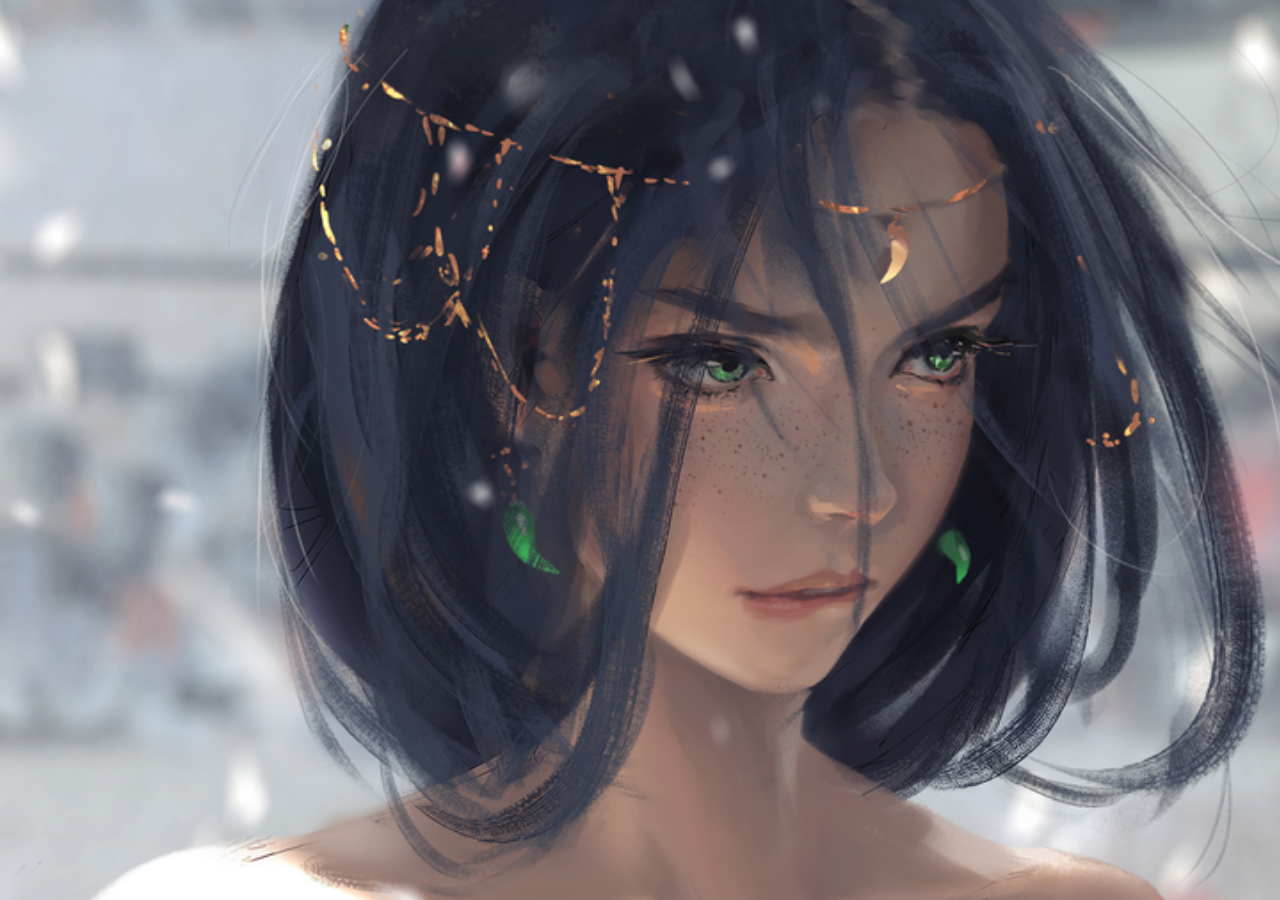
<file: 2000181752/index.html>
<!DOCTYPE html>
<html>
	<head>
		<meta charset="UTF-8">
		<title></title>
		<style type="text/css">
			* {padding: 0;margin: 0;}
			html,body{width: 100%;height: 100%;}
			#upupoo_bottomLayer,#upupoo_imageLayer,#upupoo_exhibitionLayer,#upupoo_exhibitionLayer_two{
				width: 100%;
				height: 100%;
			}
			#upupoo_bottomLayer {
				position: relative;
				z-index: 1;
			}
			#upupoo_imageLayer {
				position: absolute;
				z-index: 10;
			}
			#upupoo_imageLayer>#upupoo_imageLayerImg{
				width: 100% ;
				height: 100%;
				display: block;
				position: absolute;
				z-index: 11;
			}
			#upupoo_exhibitionLayer {
				position: absolute;
				z-index: 100;
			}
			#upupoo_exhibitionLayer_two {
				position: absolute;
				z-index: 101;
			}
		</style>
	</head>
	<body onselectstart="return false">
		<div id="upupoo_bottomLayer">
			<div id="upupoo_imageLayer">
				<img src="" id="upupoo_imageLayerImg" alt="" style="display: none;" />
				<div id="upupoo_exhibitionLayer">
					<canvas id="demo-canvas"> </canvas>
				</div>	
				<div id="upupoo_exhibitionLayer_two">
					
				</div>
			</div>
		</div>
	<script src="upupooConfig.json" type="text/javascript" charset="utf-8"></script>
    <script type="text/javascript" src="js/kaguya.min.js"></script>
	<script type="text/javascript">
		var upupoo_imageLayerImg = document.getElementById('upupoo_imageLayerImg');
			upupoo_imageLayerImg.src = upupooConfig.bgImg;
		(function (upupooConfig){
			var randerObj = upupooConfig.type.Effect.one;
		})(upupooConfig)
		
	</script>
	</body>
</html>
</file>
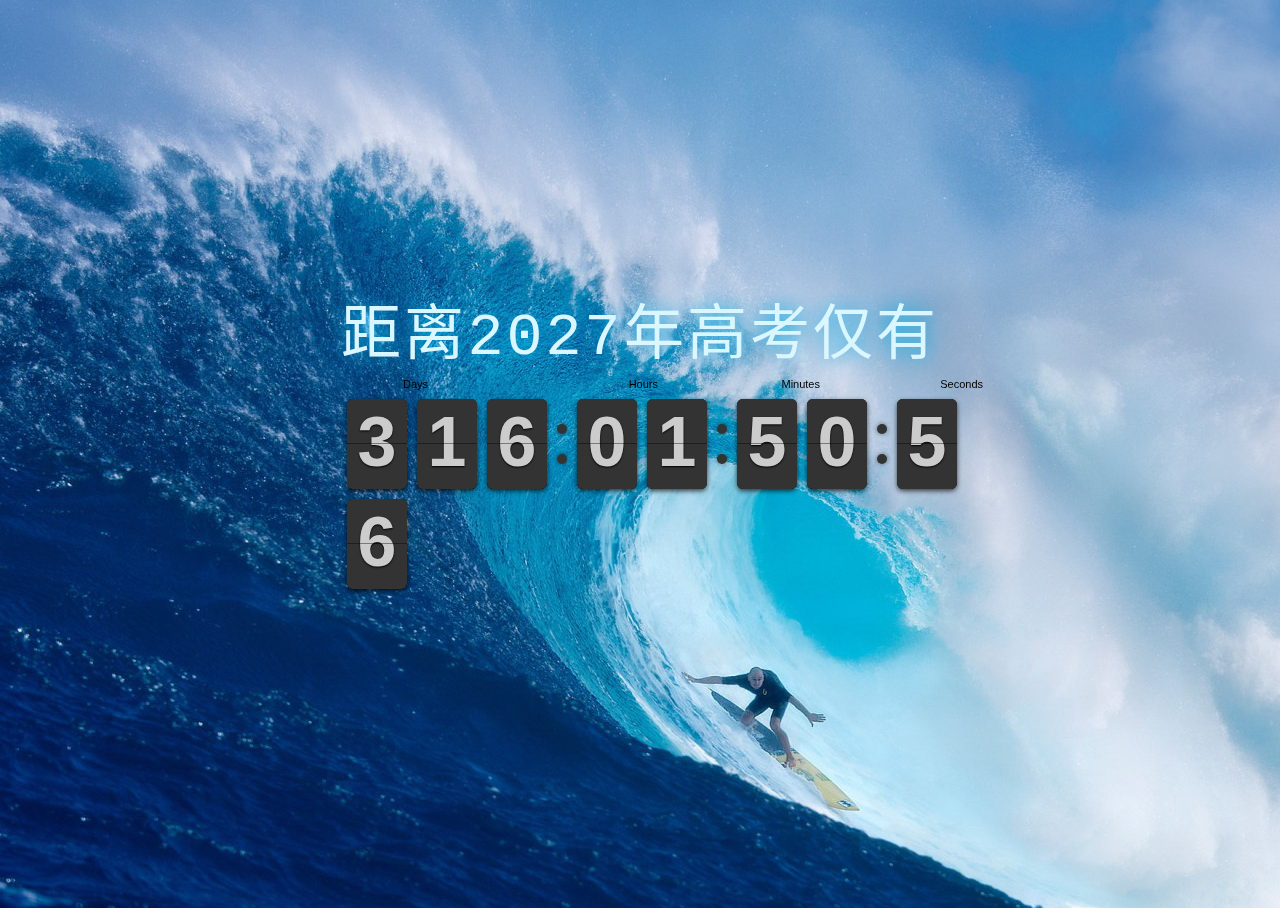
<file: gkdjs/index.html>
<!DOCTYPE html>
<html lang="zh-CN">
 <head> 
<meta charset="utf-8"/>
  <link rel="stylesheet" href="./css/www.lookcos.cn.css" /> 
  <script src="./js/jquery.min.js"></script> 
  <script src="./js/www.lookcos.cn.js"></script> 
 </head> 
 <body> 
  <div id="clock"> 
   <p style="color:EEE8AA;" class="time">距离<l id="te"+1></l>年高考仅有</p> 
<script type="text/javascript">
	var mytime=new Date(); 
	mytime.setFullYear(new Date().getFullYear(),5,7);
	if (new Date() > mytime) 
	{	
		nowyear = new Date().getFullYear() + 1 ;
		document.getElementById('te').innerHTML=nowyear; 
	}
	else 
	{
		nowyear = new Date().getFullYear() ;
		document.getElementById('te').innerHTML=nowyear; 	
	}
</script> 
   <p class="date"> </p>
   <div class="clock" style="margin:2em;"></div> 
   <p></p> 
 
   <p></p> 
  </div> 
  <script type="text/javascript">
			var clock;

			$(document).ready(function() {
	var myDate=new Date(); 
	myDate.setFullYear(myDate.getFullYear(),5,7);
	if (new Date() > myDate) 
	{
	var	year=new Date().getFullYear(),month=6,day=7;
	var futureDate = new Date(year+1, month-1, day, 9); 
	var diff = futureDate.getTime() / 1000 - new Date().getTime() / 1000;
	}
	else 
	{
	var	year=new Date().getFullYear(),month=6,day=7;
	var futureDate = new Date(year, month-1, day, 9); 
	var diff = futureDate.getTime() / 1000 - new Date().getTime() / 1000;
	}
				clock = $('.clock').FlipClock(diff, {
					clockFace: 'DailyCounter',
					countdown: true
				});
			});
		</script>  
 </body>
</html>
</file>
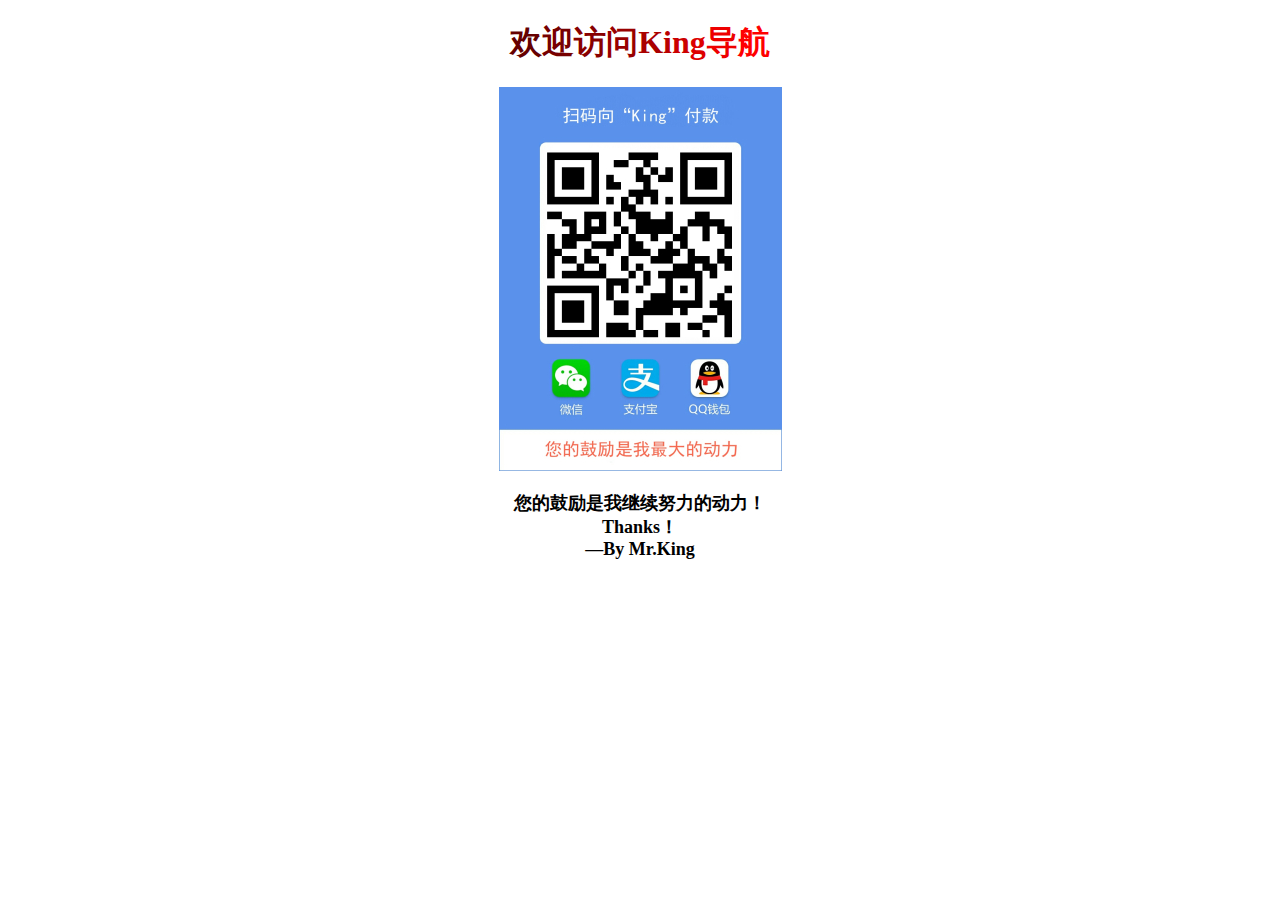
<file: king/juanzheng.html>
<!DOCTYPE html>
<html>
<head>
<meta http-equiv="Content-Type" content="text/html; charset=utf-8">
<style type="text/css">
body  {background-image:url(http://pic1.win4000.com/wallpaper/2019-05-17/5cde6d15796d7.jpg);
<title> 感谢捐赠！</title>
</head>
 </style><h1><CENTER>
<SCRIPT>
farbbibliothek = new Array(); 
farbbibliothek[0] = new Array("#FF0000","#FF1100","#FF2200","#FF3300","#FF4400","#FF5500","#FF6600","#FF7700","#FF8800","#FF9900","#FFaa00","#FFbb00","#FFcc00","#FFdd00","#FFee00","#FFff00","#FFee00","#FFdd00","#FFcc00","#FFbb00","#FFaa00","#FF9900","#FF8800","#FF7700","#FF6600","#FF5500","#FF4400","#FF3300","#FF2200","#FF1100"); 
farbbibliothek[1] = new Array("#00FF00","#000000","#00FF00","#00FF00"); 
farbbibliothek[2] = new Array("#00FF00","#FF0000","#00FF00","#00FF00","#00FF00","#00FF00","#00FF00","#00FF00","#00FF00","#00FF00","#00FF00","#00FF00","#00FF00","#00FF00","#00FF00","#00FF00","#00FF00","#00FF00","#00FF00","#00FF00","#00FF00","#00FF00","#00FF00","#00FF00","#00FF00","#00FF00","#00FF00","#00FF00","#00FF00","#00FF00","#00FF00","#00FF00","#00FF00","#00FF00","#00FF00","#00FF00"); 
farbbibliothek[3] = new Array("#FF0000","#FF4000","#FF8000","#FFC000","#FFFF00","#C0FF00","#80FF00","#40FF00","#00FF00","#00FF40","#00FF80","#00FFC0","#00FFFF","#00C0FF","#0080FF","#0040FF","#0000FF","#4000FF","#8000FF","#C000FF","#FF00FF","#FF00C0","#FF0080","#FF0040"); 
farbbibliothek[4] = new Array("#FF0000","#EE0000","#DD0000","#CC0000","#BB0000","#AA0000","#990000","#880000","#770000","#660000","#550000","#440000","#330000","#220000","#110000","#000000","#110000","#220000","#330000","#440000","#550000","#660000","#770000","#880000","#990000","#AA0000","#BB0000","#CC0000","#DD0000","#EE0000"); 
farbbibliothek[5] = new Array("#000000","#000000","#000000","#FFFFFF","#FFFFFF","#FFFFFF"); 
farbbibliothek[6] = new Array("#0000FF","#FFFF00"); 
farben = farbbibliothek[4];
function farbschrift() 
{ 
for(var i=0 ; i<Buchstabe.length; i++) 
{ 
document.all["a"+i].style.color=farben[i]; 
} 
farbverlauf(); 
} 
function string2array(text) 
{ 
Buchstabe = new Array(); 
while(farben.length<text.length) 
{ 
farben = farben.concat(farben); 
} 
k=0; 
while(k<=text.length) 
{ 
Buchstabe[k] = text.charAt(k); 
k++; 
} 
} 
function divserzeugen() 
{ 
for(var i=0 ; i<Buchstabe.length; i++) 
{ 
document.write("<span id='a"+i+"' class='a"+i+"'>"+Buchstabe[i] + "</span>"); 
} 
farbschrift(); 
} 
var a=1; 
function farbverlauf() 
{ 
for(var i=0 ; i<farben.length; i++) 
{ 
farben[i-1]=farben[i]; 
} 
farben[farben.length-1]=farben[-1]; 

setTimeout("farbschrift()",30); 
} 
// 
var farbsatz=1; 
function farbtauscher() 
{ 
farben = farbbibliothek[farbsatz]; 
while(farben.length<text.length) 
{ 
farben = farben.concat(farben); 
} 
farbsatz=Math.floor(Math.random()*(farbbibliothek.length-0.0001)); 
} 
setInterval("farbtauscher()",5000); 
text= "欢迎访问King导航"; //h 
string2array(text);
divserzeugen(); 
//document.write(text); 
</SCRIPT></h1><center>
<center>  <br=""> 
 <br=""> 
</span></h1>
<!--<center><img longdesc="Error404" src="https://i01picsos.sogoucdn.com/fdc678bd9fb7205f"></center>-->            
<center><img longdesc="Error404" src="images/jz.jpg"></center>
<P><FONT style="FONT-FAMILY: Comic Sans MS; FONT-SIZE: 18px "><STRONG>                   
您的鼓励是我继续努力的动力！
</br>
Thanks！
</br>
 —By Mr.King
</STRONG></FONT></STRONG></STRONG> 
<div>
<iframe frameborder="no" border="0" marginwidth="0" marginheight="0" width=330 height=86 src="//music.163.com/outchain/player?type=2&id=413812448&auto=1&height=66"></iframe></div>
<P></P></B></BODY></HTML>
</file>
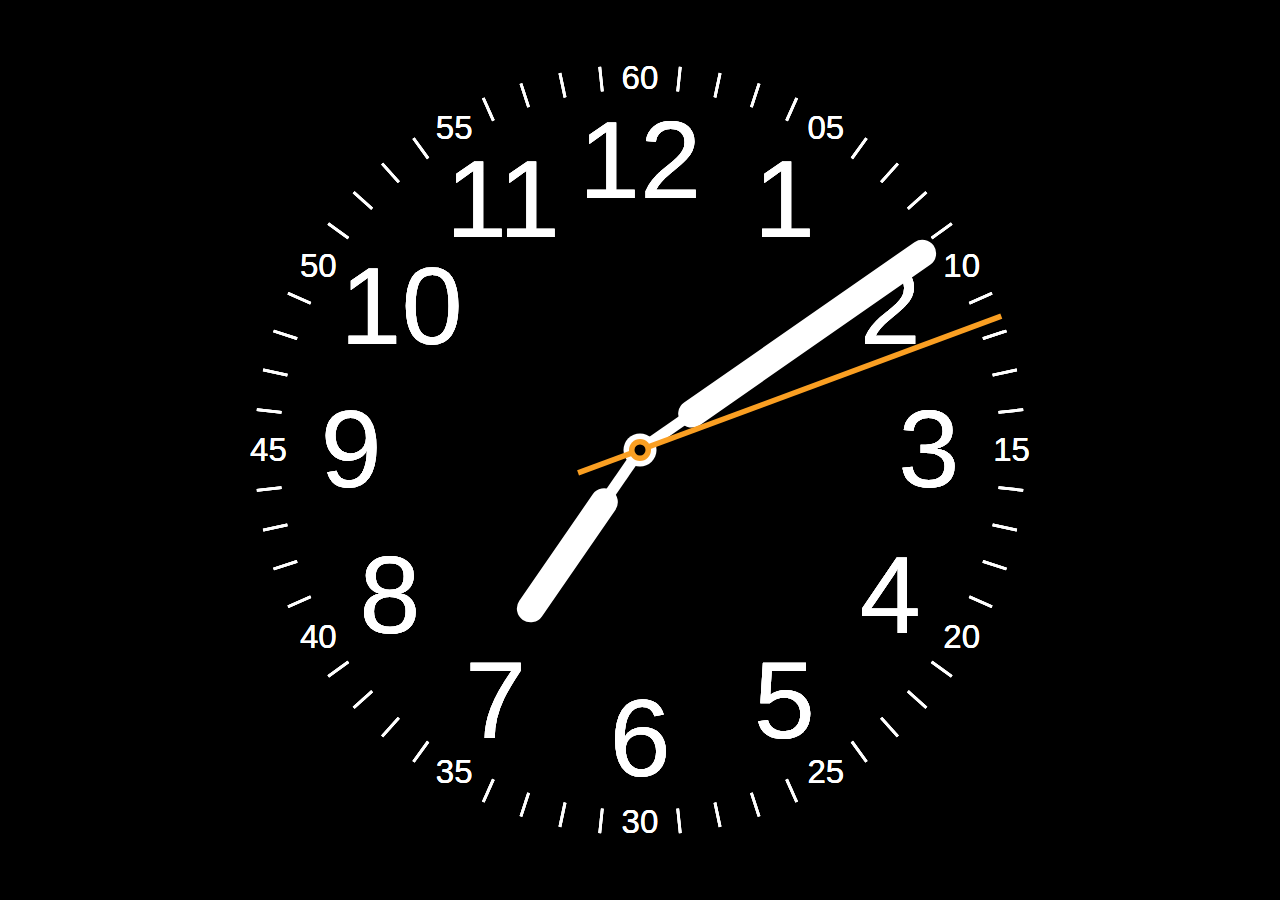
<file: king/time.html>
<!DOCTYPE html>
<html><head><meta http-equiv="Content-Type" content="text/html; charset=UTF-8">
<title>时钟</title>
<style type="text/css">
	body{background:#000}.clock{position:absolute;opacity:1}.fill .clock{left:50%;top:50%}.centre{position:absolute;top:50%;left:50%;width:0;height:0}.expand{position:absolute;top:0;left:0;transform:translate(-50%,-50%)}.anchor{position:absolute;top:0;left:0;width:0;height:0}.element{position:absolute;top:0;left:0}.round{border-radius:296px}.circle-1{background:#fff;width:12px;height:12px}.circle-2{background:#fa9f22;width:8px;height:8px}.circle-3{background:#000;width:4px;height:4px}.second{transform:rotate(180deg)}.minute{transform:rotate(54deg)}.second-hand{width:2px;height:164px;background:#fa9f22;transform:translate(-50%,-100%) translateY(24px)}.hour{transform:rotate(304.5deg)}.thin-hand{width:4px;height:50px;background:#fff;transform:translate(-50%,-100%)}.fat-hand{width:10px;height:57px;border-radius:10px;background:#fff;transform:translate(-50%,-100%) translateY(-18px)}.minute-hand{height:112px}.hour-text{position:absolute;font:40px Hei,Helvetica,Arial,sans-serif;color:#fff;transform:translate(-50%,-50%)}.hour-10{padding-left:.4ex}.hour-11{padding-left:.25ex}.minute-text{position:absolute;font:12px Avenir Next,Helvetica,Arial,sans-serif;color:#fff;transform:translate(-50%,-50%)}.minute-line{background:#fff;width:1px;height:9px;transform:translate(-50%,-100%) translateY(-131px);opacity:1}
	

</style>
<script> 
	function stop(){ 
		return false; 
	} 
	document.oncontextmenu=stop; 
</script>
</head>
<body>
<div class="fill">
<div class="reference"></div>
<div class="clock" id="utility-clock" style="transform: scale(2.765);">
<div class="centre">
<div class="dynamic">
<div class="anchor" style="transform: rotate(6deg);">
<div class="element minute-line"></div>
</div>
<div class="anchor" style="transform: rotate(12deg);">
<div class="element minute-line"></div>
</div>
<div class="anchor" style="transform: rotate(18deg);">
<div class="element minute-line"></div>
</div>
<div class="anchor" style="transform: rotate(24deg);">
<div class="element minute-line"></div>
</div>
<div class="minute-text" style="top: -116.9px; left: 67.5px;">05</div>
<div class="anchor" style="transform: rotate(36deg);">
<div class="element minute-line"></div>
</div>
<div class="anchor" style="transform: rotate(42deg);">
<div class="element minute-line"></div>
</div>
<div class="anchor" style="transform: rotate(48deg);">
<div class="element minute-line"></div>
</div>
<div class="anchor" style="transform: rotate(54deg);">
<div class="element minute-line"></div>
</div>
<div class="minute-text" style="top: -67.5px; left: 116.9px;">10</div>
<div class="anchor" style="transform: rotate(66deg);">
<div class="element minute-line"></div>
</div>
<div class="anchor" style="transform: rotate(72deg);">
<div class="element minute-line"></div>
</div>
<div class="anchor" style="transform: rotate(78deg);">
<div class="element minute-line"></div>
</div>
<div class="anchor" style="transform: rotate(84deg);">
<div class="element minute-line"></div>
</div>
<div class="minute-text" style="top: 0px; left: 135px;">15</div>
<div class="anchor" style="transform: rotate(96deg);">
<div class="element minute-line"></div>
</div>
<div class="anchor" style="transform: rotate(102deg);">
<div class="element minute-line"></div>
</div>
<div class="anchor" style="transform: rotate(108deg);">
<div class="element minute-line"></div>
</div>
<div class="anchor" style="transform: rotate(114deg);">
<div class="element minute-line"></div>
</div>
<div class="minute-text" style="top: 67.5px; left: 116.9px;">20</div>
<div class="anchor" style="transform: rotate(126deg);">
<div class="element minute-line"></div>
</div>
<div class="anchor" style="transform: rotate(132deg);">
<div class="element minute-line"></div>
</div>
<div class="anchor" style="transform: rotate(138deg);">
<div class="element minute-line"></div>
</div>
<div class="anchor" style="transform: rotate(144deg);">
<div class="element minute-line"></div>
</div>
<div class="minute-text" style="top: 116.9px; left: 67.5px;">25</div>
<div class="anchor" style="transform: rotate(156deg);">
<div class="element minute-line"></div>
</div>
<div class="anchor" style="transform: rotate(162deg);">
<div class="element minute-line"></div>
</div>
<div class="anchor" style="transform: rotate(168deg);">
<div class="element minute-line"></div>
</div>
<div class="anchor" style="transform: rotate(174deg);">
<div class="element minute-line"></div>
</div>
<div class="minute-text" style="top: 135px; left: 0px;">30</div>
<div class="anchor" style="transform: rotate(186deg);">
<div class="element minute-line"></div>
</div>
<div class="anchor" style="transform: rotate(192deg);">
<div class="element minute-line"></div>
</div>
<div class="anchor" style="transform: rotate(198deg);">
<div class="element minute-line"></div>
</div>
<div class="anchor" style="transform: rotate(204deg);">
<div class="element minute-line"></div>
</div>
<div class="minute-text" style="top: 116.9px; left: -67.5px;">35</div>
<div class="anchor" style="transform: rotate(216deg);">
<div class="element minute-line"></div>
</div>
<div class="anchor" style="transform: rotate(222deg);">
<div class="element minute-line"></div>
</div>
<div class="anchor" style="transform: rotate(228deg);">
<div class="element minute-line"></div>
</div>
<div class="anchor" style="transform: rotate(234deg);">
<div class="element minute-line"></div>
</div>
<div class="minute-text" style="top: 67.5px; left: -116.9px;">40</div>
<div class="anchor" style="transform: rotate(246deg);">
<div class="element minute-line"></div>
</div>
<div class="anchor" style="transform: rotate(252deg);">
<div class="element minute-line"></div>
</div>
<div class="anchor" style="transform: rotate(258deg);">
<div class="element minute-line"></div>
</div>
<div class="anchor" style="transform: rotate(264deg);">
<div class="element minute-line"></div>
</div>
<div class="minute-text" style="top: 0px; left: -135px;">45</div>
<div class="anchor" style="transform: rotate(276deg);">
<div class="element minute-line"></div>
</div>
<div class="anchor" style="transform: rotate(282deg);">
<div class="element minute-line"></div>
</div>
<div class="anchor" style="transform: rotate(288deg);">
<div class="element minute-line"></div>
</div>
<div class="anchor" style="transform: rotate(294deg);">
<div class="element minute-line"></div>
</div>
<div class="minute-text" style="top: -67.5px; left: -116.9px;">50</div>
<div class="anchor" style="transform: rotate(306deg);">
<div class="element minute-line"></div>
</div>
<div class="anchor" style="transform: rotate(312deg);">
<div class="element minute-line"></div>
</div>
<div class="anchor" style="transform: rotate(318deg);">
<div class="element minute-line"></div>
</div>
<div class="anchor" style="transform: rotate(324deg);">
<div class="element minute-line"></div>
</div>
<div class="minute-text" style="top: -116.9px; left: -67.5px;">55</div>
<div class="anchor" style="transform: rotate(336deg);">
<div class="element minute-line"></div>
</div>
<div class="anchor" style="transform: rotate(342deg);">
<div class="element minute-line"></div>
</div>
<div class="anchor" style="transform: rotate(348deg);">
<div class="element minute-line"></div>
</div>
<div class="anchor" style="transform: rotate(354deg);">
<div class="element minute-line"></div>
</div>
<div class="minute-text" style="top: -135px; left: 0px;">60</div>
<div class="hour-text hour-1" style="top: -90.9px; left: 52.5px;">1</div>
<div class="hour-text hour-2" style="top: -52.5px; left: 90.9px;">2</div>
<div class="hour-text hour-3" style="top: 0px; left: 105px;">3</div>
<div class="hour-text hour-4" style="top: 52.5px; left: 90.9px;">4</div>
<div class="hour-text hour-5" style="top: 90.9px; left: 52.5px;">5</div>
<div class="hour-text hour-6" style="top: 105px; left: 0px;">6</div>
<div class="hour-text hour-7" style="top: 90.9px; left: -52.5px;">7</div>
<div class="hour-text hour-8" style="top: 52.5px; left: -90.9px;">8</div>
<div class="hour-text hour-9" style="top: 0px; left: -105px;">9</div>
<div class="hour-text hour-10" style="top: -52.5px; left: -90.9px;">10</div>
<div class="hour-text hour-11" style="top: -90.9px; left: -52.5px;">11</div>
<div class="hour-text hour-12" style="top: -105px; left: 0px;">12</div>
<div class="anchor" style="transform: rotate(6deg);"><div class="element minute-line"></div></div><div class="anchor" style="transform: rotate(12deg);"><div class="element minute-line"></div></div><div class="anchor" style="transform: rotate(18deg);"><div class="element minute-line"></div></div><div class="anchor" style="transform: rotate(24deg);"><div class="element minute-line"></div></div><div class="minute-text" style="top: -116.9px; left: 67.5px;">05</div><div class="anchor" style="transform: rotate(36deg);"><div class="element minute-line"></div></div><div class="anchor" style="transform: rotate(42deg);"><div class="element minute-line"></div></div><div class="anchor" style="transform: rotate(48deg);"><div class="element minute-line"></div></div><div class="anchor" style="transform: rotate(54deg);"><div class="element minute-line"></div></div><div class="minute-text" style="top: -67.5px; left: 116.9px;">10</div><div class="anchor" style="transform: rotate(66deg);"><div class="element minute-line"></div></div><div class="anchor" style="transform: rotate(72deg);"><div class="element minute-line"></div></div><div class="anchor" style="transform: rotate(78deg);"><div class="element minute-line"></div></div><div class="anchor" style="transform: rotate(84deg);"><div class="element minute-line"></div></div><div class="minute-text" style="top: 0px; left: 135px;">15</div><div class="anchor" style="transform: rotate(96deg);"><div class="element minute-line"></div></div><div class="anchor" style="transform: rotate(102deg);"><div class="element minute-line"></div></div><div class="anchor" style="transform: rotate(108deg);"><div class="element minute-line"></div></div><div class="anchor" style="transform: rotate(114deg);"><div class="element minute-line"></div></div><div class="minute-text" style="top: 67.5px; left: 116.9px;">20</div><div class="anchor" style="transform: rotate(126deg);"><div class="element minute-line"></div></div><div class="anchor" style="transform: rotate(132deg);"><div class="element minute-line"></div></div><div class="anchor" style="transform: rotate(138deg);"><div class="element minute-line"></div></div><div class="anchor" style="transform: rotate(144deg);"><div class="element minute-line"></div></div><div class="minute-text" style="top: 116.9px; left: 67.5px;">25</div><div class="anchor" style="transform: rotate(156deg);"><div class="element minute-line"></div></div><div class="anchor" style="transform: rotate(162deg);"><div class="element minute-line"></div></div><div class="anchor" style="transform: rotate(168deg);"><div class="element minute-line"></div></div><div class="anchor" style="transform: rotate(174deg);"><div class="element minute-line"></div></div><div class="minute-text" style="top: 135px; left: 0px;">30</div><div class="anchor" style="transform: rotate(186deg);"><div class="element minute-line"></div></div><div class="anchor" style="transform: rotate(192deg);"><div class="element minute-line"></div></div><div class="anchor" style="transform: rotate(198deg);"><div class="element minute-line"></div></div><div class="anchor" style="transform: rotate(204deg);"><div class="element minute-line"></div></div><div class="minute-text" style="top: 116.9px; left: -67.5px;">35</div><div class="anchor" style="transform: rotate(216deg);"><div class="element minute-line"></div></div><div class="anchor" style="transform: rotate(222deg);"><div class="element minute-line"></div></div><div class="anchor" style="transform: rotate(228deg);"><div class="element minute-line"></div></div><div class="anchor" style="transform: rotate(234deg);"><div class="element minute-line"></div></div><div class="minute-text" style="top: 67.5px; left: -116.9px;">40</div><div class="anchor" style="transform: rotate(246deg);"><div class="element minute-line"></div></div><div class="anchor" style="transform: rotate(252deg);"><div class="element minute-line"></div></div><div class="anchor" style="transform: rotate(258deg);"><div class="element minute-line"></div></div><div class="anchor" style="transform: rotate(264deg);"><div class="element minute-line"></div></div><div class="minute-text" style="top: 0px; left: -135px;">45</div><div class="anchor" style="transform: rotate(276deg);"><div class="element minute-line"></div></div><div class="anchor" style="transform: rotate(282deg);"><div class="element minute-line"></div></div><div class="anchor" style="transform: rotate(288deg);"><div class="element minute-line"></div></div><div class="anchor" style="transform: rotate(294deg);"><div class="element minute-line"></div></div><div class="minute-text" style="top: -67.5px; left: -116.9px;">50</div><div class="anchor" style="transform: rotate(306deg);"><div class="element minute-line"></div></div><div class="anchor" style="transform: rotate(312deg);"><div class="element minute-line"></div></div><div class="anchor" style="transform: rotate(318deg);"><div class="element minute-line"></div></div><div class="anchor" style="transform: rotate(324deg);"><div class="element minute-line"></div></div><div class="minute-text" style="top: -116.9px; left: -67.5px;">55</div><div class="anchor" style="transform: rotate(336deg);"><div class="element minute-line"></div></div><div class="anchor" style="transform: rotate(342deg);"><div class="element minute-line"></div></div><div class="anchor" style="transform: rotate(348deg);"><div class="element minute-line"></div></div><div class="anchor" style="transform: rotate(354deg);"><div class="element minute-line"></div></div><div class="minute-text" style="top: -135px; left: 0px;">60</div><div class="hour-text hour-1" style="top: -90.9px; left: 52.5px;">1</div><div class="hour-text hour-2" style="top: -52.5px; left: 90.9px;">2</div><div class="hour-text hour-3" style="top: 0px; left: 105px;">3</div><div class="hour-text hour-4" style="top: 52.5px; left: 90.9px;">4</div><div class="hour-text hour-5" style="top: 90.9px; left: 52.5px;">5</div><div class="hour-text hour-6" style="top: 105px; left: 0px;">6</div><div class="hour-text hour-7" style="top: 90.9px; left: -52.5px;">7</div><div class="hour-text hour-8" style="top: 52.5px; left: -90.9px;">8</div><div class="hour-text hour-9" style="top: 0px; left: -105px;">9</div><div class="hour-text hour-10" style="top: -52.5px; left: -90.9px;">10</div><div class="hour-text hour-11" style="top: -90.9px; left: -52.5px;">11</div><div class="hour-text hour-12" style="top: -105px; left: 0px;">12</div></div>
<div class="expand round circle-1"></div>
<div class="anchor hour" style="transform: rotate(383.334deg);">
<div class="element thin-hand"></div>
<div class="element fat-hand"></div>
</div>
<div class="anchor minute" style="transform: rotate(4600.01deg);">
<div class="element thin-hand"></div>
<div class="element fat-hand minute-hand"></div>
</div>
<div class="anchor second" style="transform: rotate(276001deg);">
<div class="element second-hand"></div>
</div>
<div class="expand round circle-2"></div>
<div class="expand round circle-3"></div>
</div>
</div>
</div>

<script type="text/javascript">
	var clock=document.querySelector('#utility-clock')
utilityClock(clock)
if(clock.parentNode.classList.contains('fill'))autoResize(clock,295+32)
function utilityClock(container){var dynamic=container.querySelector('.dynamic')
var hourElement=container.querySelector('.hour')
var minuteElement=container.querySelector('.minute')
var secondElement=container.querySelector('.second')
var minute=function(n){return n%5==0?minuteText(n):minuteLine(n)}
var minuteText=function(n){var element=document.createElement('div')
element.className='minute-text'
element.innerHTML=(n<10?'0':'')+n
position(element,n/60,135)
dynamic.appendChild(element)}
var minuteLine=function(n){var anchor=document.createElement('div')
anchor.className='anchor'
var element=document.createElement('div')
element.className='element minute-line'
rotate(anchor,n)
anchor.appendChild(element)
dynamic.appendChild(anchor)}
var hour=function(n){var element=document.createElement('div')
element.className='hour-text hour-'+n
element.innerHTML=n
position(element,n/12,105)
dynamic.appendChild(element)}
var position=function(element,phase,r){var theta=phase*2*Math.PI
element.style.top=(-r*Math.cos(theta)).toFixed(1)+'px'
element.style.left=(r*Math.sin(theta)).toFixed(1)+'px'}
var rotate=function(element,second){element.style.transform=element.style.webkitTransform='rotate('+(second*6)+'deg)'}
var animate=function(){var now=new Date()
var time=now.getHours()*3600+
now.getMinutes()*60+
now.getSeconds()*1+
now.getMilliseconds()/1000
rotate(secondElement,time)
rotate(minuteElement,time/60)
rotate(hourElement,time/60/12)
requestAnimationFrame(animate)}
for(var i=1;i<=60;i++)minute(i)
for(var i=1;i<=12;i++)hour(i)
animate()}
function autoResize(element,nativeSize){var update=function(){var scale=Math.min(window.innerWidth,window.innerHeight)/nativeSize
element.style.transform=element.style.webkitTransform='scale('+scale.toFixed(3)+')'}
update()
window.addEventListener('resize',update)}
</script>
</body></html>
</file>
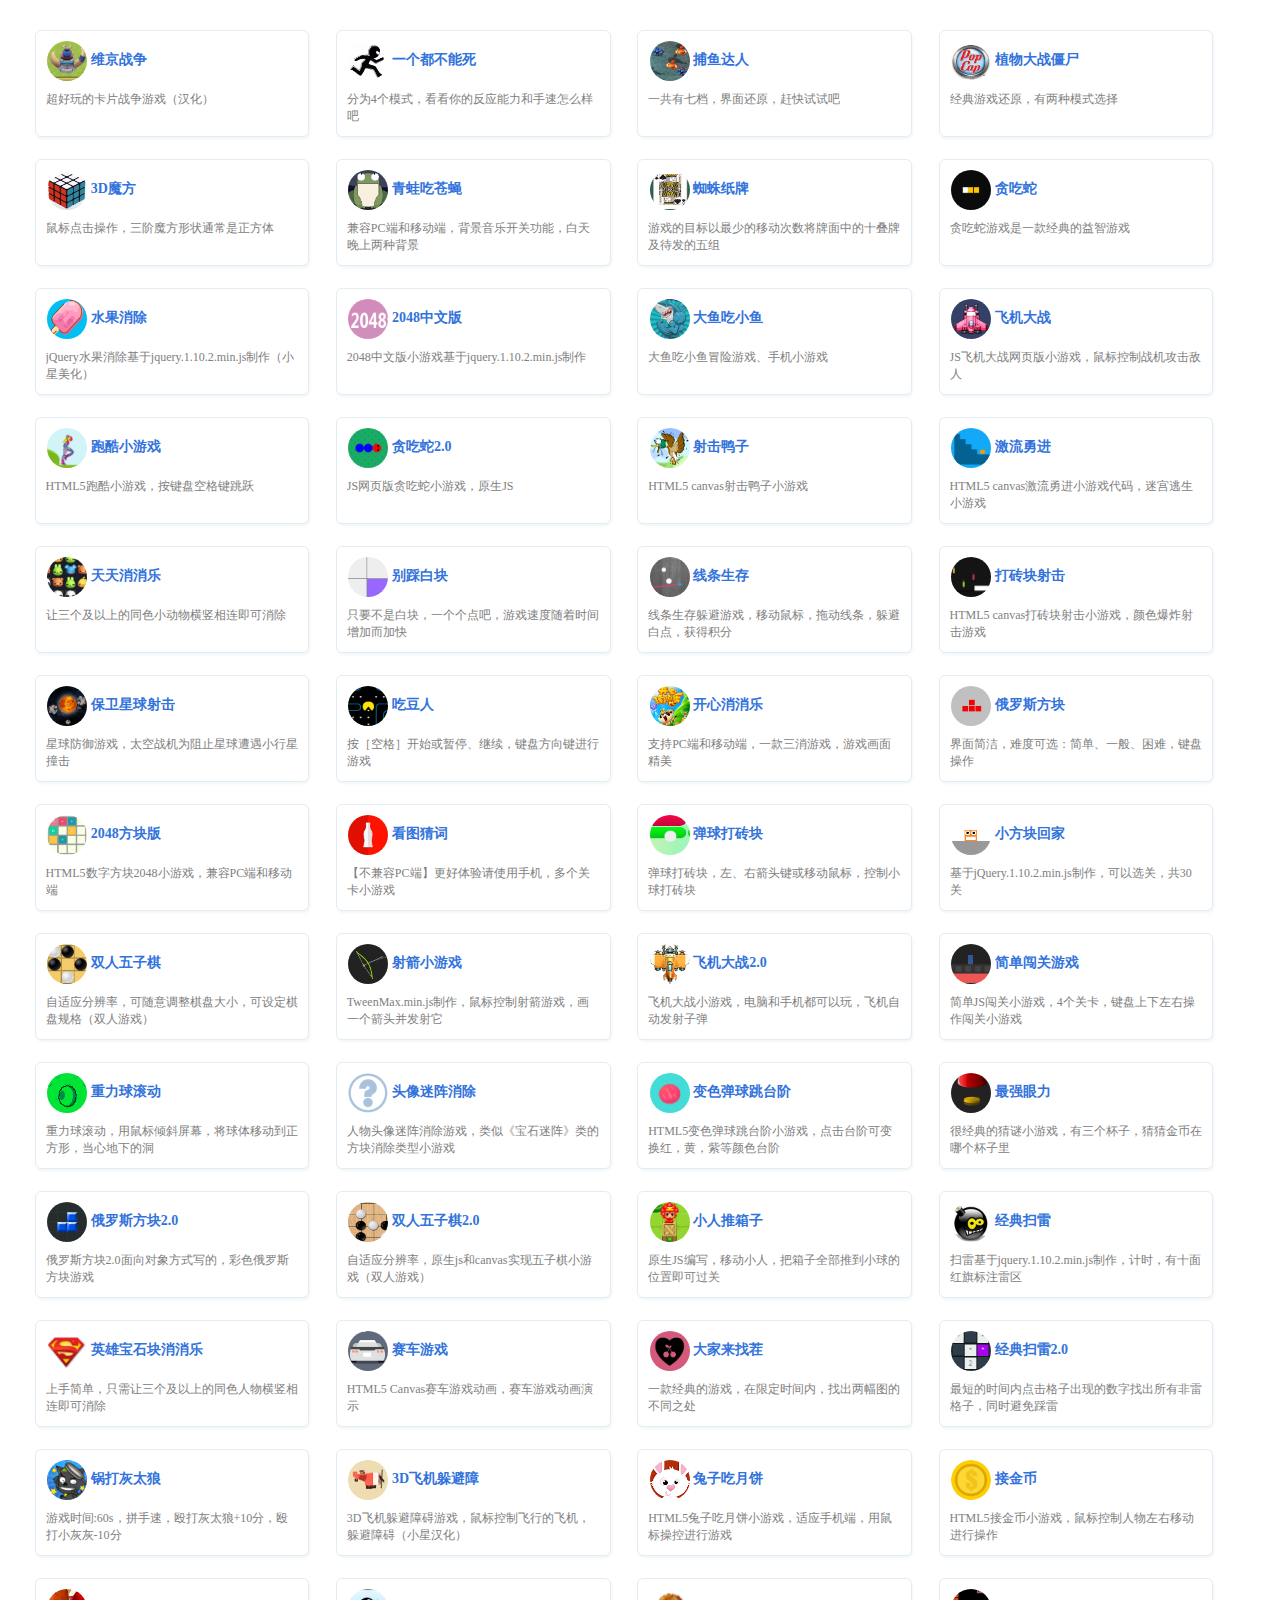
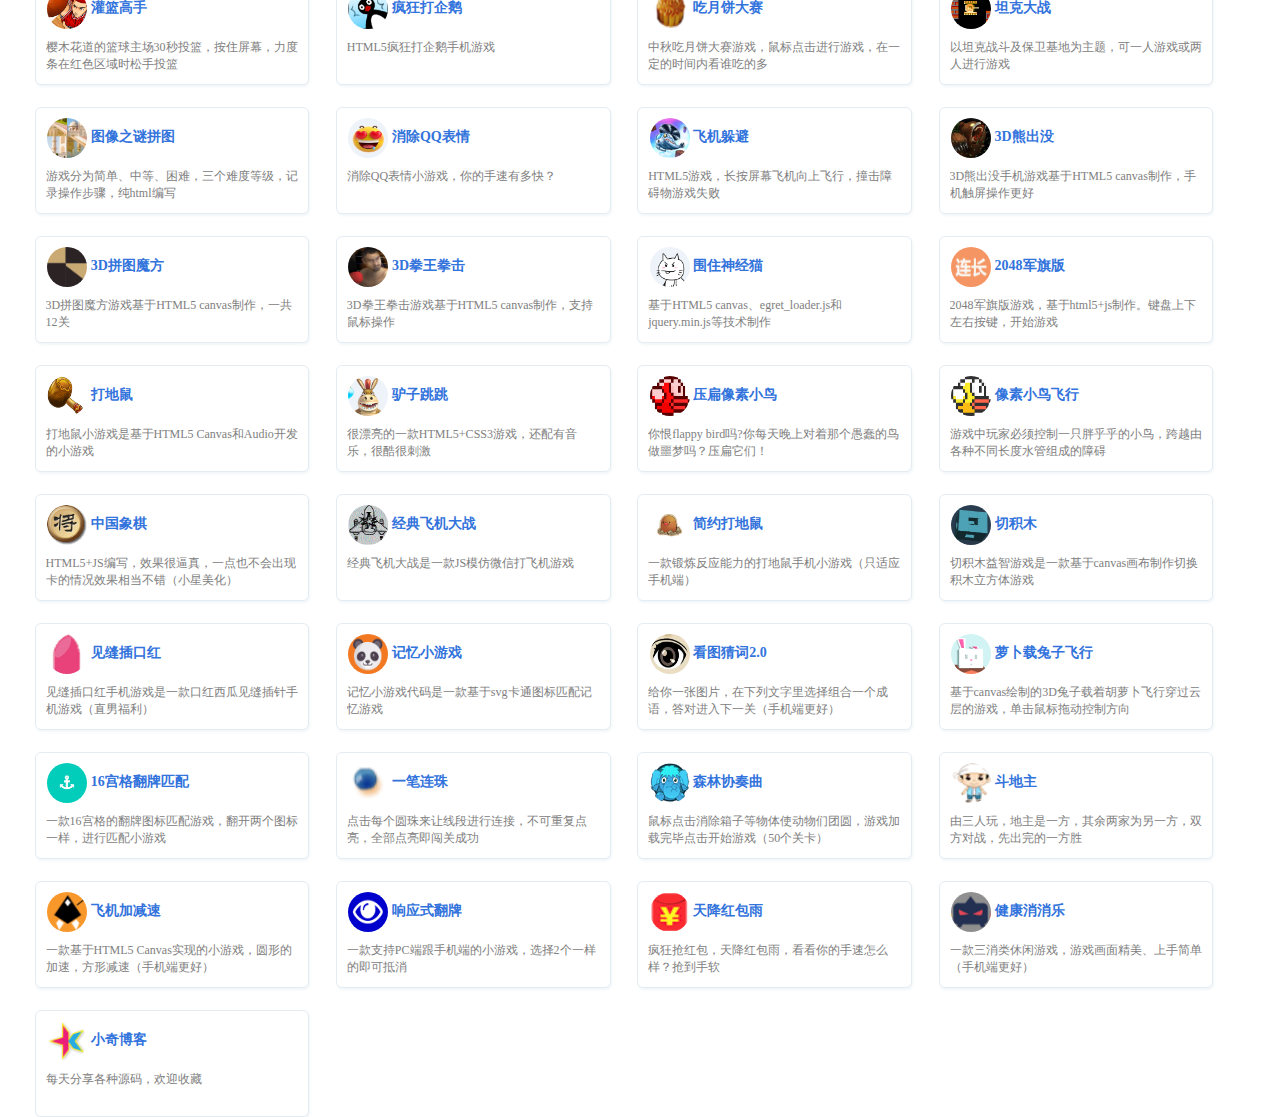
<file: 80款在线小游戏/link/0.html>
﻿<!DOCTYPE HTML>
<html>
<head>
   <meta charset="UTF-8">
    <meta name="viewport" content="width=device-width, initial-scale=1, maximum-scale=1, user-scalable=no">
    <link rel="stylesheet" href="../css/sptx.css">
        <section class="main">
                <div class="box">
<!--↓↓↓小奇云互联↓↓↓-->
<div><a target="right" href="../yxmb/1/index.html">
<div class="item"><div class="logo">
<img src="../images/y1.png" alt=" Coding"> 维京战争</div>
<div class="desc">超好玩的卡片战争游戏（汉化）</div></div></a>

<div><a target="right" href="../yxmb/2/index.html">
<div class="item"><div class="logo">
<img src="../images/y2.png" alt=" Coding"> 一个都不能死</div>
<div class="desc">分为4个模式，看看你的反应能力和手速怎么样吧</div></div></a>

<div><a target="right" href="../yxmb/3/index.html">
<div class="item"><div class="logo">
<img src="../images/y3.png" alt=" Coding"> 捕鱼达人</div>
<div class="desc">一共有七档，界面还原，赶快试试吧</div></div></a>

<div><a target="right" href="../yxmb/4/index.html">
<div class="item"><div class="logo">
<img src="../images/y4.png" alt=" Coding"> 植物大战僵尸</div>
<div class="desc">经典游戏还原，有两种模式选择</div></div></a>

<div><a target="right" href="../yxmb/5/index.html">
<div class="item"><div class="logo">
<img src="../images/y5.png" alt=" Coding"> 3D魔方</div>
<div class="desc">鼠标点击操作，三阶魔方形状通常是正方体</div></div></a>

<div><a target="right" href="../yxmb/6/index.html">
<div class="item"><div class="logo">
<img src="../images/y6.png" alt=" Coding"> 青蛙吃苍蝇</div>
<div class="desc">兼容PC端和移动端，背景音乐开关功能，白天晚上两种背景</div></div></a>

<div><a target="right" href="../yxmb/7/index.html">
<div class="item"><div class="logo">
<img src="../images/y7.png" alt=" Coding"> 蜘蛛纸牌</div>
<div class="desc">游戏的目标以最少的移动次数将牌面中的十叠牌及待发的五组</div></div></a>

<div><a target="right" href="../yxmb/8/index.html">
<div class="item"><div class="logo">
<img src="../images/y8.png" alt=" Coding"> 贪吃蛇</div>
<div class="desc">贪吃蛇游戏是一款经典的益智游戏</div></div></a>

<div><a target="right" href="../yxmb/9/index.html">
<div class="item"><div class="logo">
<img src="../images/y9.png" alt=" Coding"> 水果消除</div>
<div class="desc">jQuery水果消除基于jquery.1.10.2.min.js制作（小星美化）</div></div></a>

<div><a target="right" href="../yxmb/10/index.html">
<div class="item"><div class="logo">
<img src="../images/y10.png" alt=" Coding"> 2048中文版</div>
<div class="desc">2048中文版小游戏基于jquery.1.10.2.min.js制作</div></div></a>

<div><a target="right" href="../yxmb/11/index.html">
<div class="item"><div class="logo">
<img src="../images/y11.png" alt=" Coding"> 大鱼吃小鱼</div>
<div class="desc">大鱼吃小鱼冒险游戏、手机小游戏</div></div></a>

<div><a target="right" href="../yxmb/12/index.html">
<div class="item"><div class="logo">
<img src="../images/y12.png" alt=" Coding"> 飞机大战</div>
<div class="desc">JS飞机大战网页版小游戏，鼠标控制战机攻击敌人</div></div></a>

<div><a target="right" href="../yxmb/13/index.html">
<div class="item"><div class="logo">
<img src="../images/y13.png" alt=" Coding"> 跑酷小游戏</div>
<div class="desc">HTML5跑酷小游戏，按键盘空格键跳跃</div></div></a>

<div><a target="right" href="../yxmb/14/index.html">
<div class="item"><div class="logo">
<img src="../images/y14.png" alt=" Coding"> 贪吃蛇2.0</div>
<div class="desc">JS网页版贪吃蛇小游戏，原生JS</div></div></a>

<div><a target="right" href="../yxmb/15/index.html">
<div class="item"><div class="logo">
<img src="../images/y15.png" alt=" Coding"> 射击鸭子</div>
<div class="desc">HTML5 canvas射击鸭子小游戏</div></div></a>

<div><a target="right" href="../yxmb/16/index.html">
<div class="item"><div class="logo">
<img src="../images/y16.png" alt=" Coding"> 激流勇进</div>
<div class="desc">HTML5 canvas激流勇进小游戏代码，迷宫逃生小游戏</div></div></a>

<div><a target="right" href="../yxmb/17/index.html">
<div class="item"><div class="logo">
<img src="../images/y17.png" alt=" Coding"> 天天消消乐</div>
<div class="desc">让三个及以上的同色小动物横竖相连即可消除</div></div></a>

<div><a target="right" href="../yxmb/18/index.html">
<div class="item"><div class="logo">
<img src="../images/y18.png" alt=" Coding"> 别踩白块</div>
<div class="desc">只要不是白块，一个个点吧，游戏速度随着时间增加而加快</div></div></a>

<div><a target="right" href="../yxmb/19/index.html">
<div class="item"><div class="logo">
<img src="../images/y19.png" alt=" Coding"> 线条生存</div>
<div class="desc">线条生存躲避游戏，移动鼠标，拖动线条，躲避白点，获得积分</div></div></a>

<div><a target="right" href="../yxmb/20/index.html">
<div class="item"><div class="logo">
<img src="../images/y20.png" alt=" Coding"> 打砖块射击</div>
<div class="desc">HTML5 canvas打砖块射击小游戏，颜色爆炸射击游戏</div></div></a>

<div><a target="right" href="../yxmb/21/index.html">
<div class="item"><div class="logo">
<img src="../images/y21.png" alt=" Coding"> 保卫星球射击</div>
<div class="desc">星球防御游戏，太空战机为阻止星球遭遇小行星撞击</div></div></a>

<div><a target="right" href="../yxmb/22/index.html">
<div class="item"><div class="logo">
<img src="../images/y22.png" alt=" Coding"> 吃豆人</div>
<div class="desc">按［空格］开始或暂停、继续，键盘方向键进行游戏</div></div></a>

<div><a target="right" href="../yxmb/23/index.html">
<div class="item"><div class="logo">
<img src="../images/y23.jpg" alt=" Coding"> 开心消消乐</div>
<div class="desc">支持PC端和移动端，一款三消游戏，游戏画面精美</div></div></a>

<div><a target="right" href="../yxmb/24/index.html">
<div class="item"><div class="logo">
<img src="../images/y24.png" alt=" Coding"> 俄罗斯方块</div>
<div class="desc">界面简洁，难度可选：简单、一般、困难，键盘操作</div></div></a>

<div><a target="right" href="../yxmb/25/index.html">
<div class="item"><div class="logo">
<img src="../images/y25.png" alt=" Coding"> 2048方块版</div>
<div class="desc">HTML5数字方块2048小游戏，兼容PC端和移动端</div></div></a>

<div><a target="right" href="../yxmb/26/index.html">
<div class="item"><div class="logo">
<img src="../images/y26.png" alt=" Coding"> 看图猜词</div>
<div class="desc">【不兼容PC端】更好体验请使用手机，多个关卡小游戏</div></div></a>

<div><a target="right" href="../yxmb/27/index.html">
<div class="item"><div class="logo">
<img src="../images/y27.png" alt=" Coding"> 弹球打砖块</div>
<div class="desc">弹球打砖块，左、右箭头键或移动鼠标，控制小球打砖块</div></div></a>

<div><a target="right" href="../yxmb/28/index.html">
<div class="item"><div class="logo">
<img src="../images/y28.png" alt=" Coding"> 小方块回家</div>
<div class="desc">基于jQuery.1.10.2.min.js制作，可以选关，共30关</div></div></a>

<div><a target="right" href="../yxmb/29/index.html">
<div class="item"><div class="logo">
<img src="../images/y29.png" alt=" Coding"> 双人五子棋</div>
<div class="desc">自适应分辨率，可随意调整棋盘大小，可设定棋盘规格（双人游戏）</div></div></a>

<div><a target="right" href="../yxmb/30/index.html">
<div class="item"><div class="logo">
<img src="../images/y30.png" alt=" Coding"> 射箭小游戏</div>
<div class="desc">TweenMax.min.js制作，鼠标控制射箭游戏，画一个箭头并发射它</div></div></a>

<div><a target="right" href="../yxmb/31/index.html">
<div class="item"><div class="logo">
<img src="../images/y31.png" alt=" Coding"> 飞机大战2.0</div>
<div class="desc">飞机大战小游戏，电脑和手机都可以玩，飞机自动发射子弹</div></div></a>

<div><a target="right" href="../yxmb/32/index.html">
<div class="item"><div class="logo">
<img src="../images/y32.png" alt=" Coding"> 简单闯关游戏</div>
<div class="desc">简单JS闯关小游戏，4个关卡，键盘上下左右操作闯关小游戏</div></div></a>

<div><a target="right" href="../yxmb/33/index.html">
<div class="item"><div class="logo">
<img src="../images/y33.png" alt=" Coding"> 重力球滚动</div>
<div class="desc">重力球滚动，用鼠标倾斜屏幕，将球体移动到正方形，当心地下的洞</div></div></a>

<div><a target="right" href="../yxmb/34/index.html">
<div class="item"><div class="logo">
<img src="../images/y34.png" alt=" Coding"> 头像迷阵消除</div>
<div class="desc">人物头像迷阵消除游戏，类似《宝石迷阵》类的方块消除类型小游戏</div></div></a>

<div><a target="right" href="../yxmb/35/index.html">
<div class="item"><div class="logo">
<img src="../images/y35.png" alt=" Coding"> 变色弹球跳台阶</div>
<div class="desc">HTML5变色弹球跳台阶小游戏，点击台阶可变换红，黄，紫等颜色台阶</div></div></a>

<div><a target="right" href="../yxmb/36/index.html">
<div class="item"><div class="logo">
<img src="../images/y36.png" alt=" Coding"> 最强眼力</div>
<div class="desc">很经典的猜谜小游戏，有三个杯子，猜猜金币在哪个杯子里</div></div></a>

<div><a target="right" href="../yxmb/37/index.html">
<div class="item"><div class="logo">
<img src="../images/y37.png" alt=" Coding"> 俄罗斯方块2.0</div>
<div class="desc">俄罗斯方块2.0面向对象方式写的，彩色俄罗斯方块游戏</div></div></a>

<div><a target="right" href="../yxmb/38/index.html">
<div class="item"><div class="logo">
<img src="../images/y38.png" alt=" Coding"> 双人五子棋2.0</div>
<div class="desc">自适应分辨率，原生js和canvas实现五子棋小游戏（双人游戏）</div></div></a>

<div><a target="right" href="../yxmb/39/index.html">
<div class="item"><div class="logo">
<img src="../images/y39.png" alt=" Coding"> 小人推箱子</div>
<div class="desc">原生JS编写，移动小人，把箱子全部推到小球的位置即可过关</div></div></a>

<div><a target="right" href="../yxmb/40/index.html">
<div class="item"><div class="logo">
<img src="../images/y40.jpg" alt=" Coding"> 经典扫雷</div>
<div class="desc">扫雷基于jquery.1.10.2.min.js制作，计时，有十面红旗标注雷区</div></div></a>

<div><a target="right" href="../yxmb/41/index.html">
<div class="item"><div class="logo">
<img src="../images/y41.png" alt=" Coding"> 英雄宝石块消消乐</div>
<div class="desc">上手简单，只需让三个及以上的同色人物横竖相连即可消除</div></div></a>

<div><a target="right" href="../yxmb/42/index.html">
<div class="item"><div class="logo">
<img src="../images/y42.png" alt=" Coding"> 赛车游戏</div>
<div class="desc">HTML5 Canvas赛车游戏动画，赛车游戏动画演示</div></div></a>

<div><a target="right" href="../yxmb/43/index.html">
<div class="item"><div class="logo">
<img src="../images/y43.png" alt=" Coding"> 大家来找茬</div>
<div class="desc">一款经典的游戏，在限定时间内，找出两幅图的不同之处</div></div></a>

<div><a target="right" href="../yxmb/44/index.html">
<div class="item"><div class="logo">
<img src="../images/y44.png" alt=" Coding"> 经典扫雷2.0</div>
<div class="desc">最短的时间内点击格子出现的数字找出所有非雷格子，同时避免踩雷</div></div></a>

<div><a target="right" href="../yxmb/45/index.html">
<div class="item"><div class="logo">
<img src="../images/y45.png" alt=" Coding"> 锅打灰太狼</div>
<div class="desc">游戏时间:60s，拼手速，殴打灰太狼+10分，殴打小灰灰-10分</div></div></a>

<div><a target="right" href="../yxmb/46/index.html">
<div class="item"><div class="logo">
<img src="../images/y46.png" alt=" Coding"> 3D飞机躲避障</div>
<div class="desc">3D飞机躲避障碍游戏，鼠标控制飞行的飞机，躲避障碍（小星汉化）</div></div></a>

<div><a target="right" href="../yxmb/47/index.html">
<div class="item"><div class="logo">
<img src="../images/y47.png" alt=" Coding"> 兔子吃月饼</div>
<div class="desc">HTML5兔子吃月饼小游戏，适应手机端，用鼠标操控进行游戏</div></div></a>

<div><a target="right" href="../yxmb/48/index.html">
<div class="item"><div class="logo">
<img src="../images/y48.png" alt=" Coding"> 接金币</div>
<div class="desc">HTML5接金币小游戏，鼠标控制人物左右移动进行操作</div></div></a>

<div><a target="right" href="../yxmb/49/index.html">
<div class="item"><div class="logo">
<img src="../images/y49.png" alt=" Coding"> 灌篮高手</div>
<div class="desc">樱木花道的篮球主场30秒投篮，按住屏幕，力度条在红色区域时松手投篮</div></div></a>

<div><a target="right" href="../yxmb/50/index.html">
<div class="item"><div class="logo">
<img src="../images/y50.png" alt=" Coding"> 疯狂打企鹅</div>
<div class="desc">HTML5疯狂打企鹅手机游戏</div></div></a>

<div><a target="right" href="../yxmb/51/index.html">
<div class="item"><div class="logo">
<img src="../images/y51.png" alt=" Coding"> 吃月饼大赛</div>
<div class="desc">中秋吃月饼大赛游戏，鼠标点击进行游戏，在一定的时间内看谁吃的多</div></div></a>

<div><a target="right" href="../yxmb/52/index.html">
<div class="item"><div class="logo">
<img src="../images/y52.png" alt=" Coding"> 坦克大战</div>
<div class="desc">以坦克战斗及保卫基地为主题，可一人游戏或两人进行游戏</div></div></a>

<div><a target="right" href="../yxmb/53/index.html">
<div class="item"><div class="logo">
<img src="../images/y53.png" alt=" Coding"> 图像之谜拼图</div>
<div class="desc">游戏分为简单、中等、困难，三个难度等级，记录操作步骤，纯html编写</div></div></a>

<div><a target="right" href="../yxmb/54/index.html">
<div class="item"><div class="logo">
<img src="../images/y54.png" alt=" Coding"> 消除QQ表情</div>
<div class="desc">消除QQ表情小游戏，你的手速有多快？</div></div></a>

<div><a target="right" href="../yxmb/55/index.html">
<div class="item"><div class="logo">
<img src="../images/y55.png" alt=" Coding"> 飞机躲避</div>
<div class="desc">HTML5游戏，长按屏幕飞机向上飞行，撞击障碍物游戏失败</div></div></a>

<div><a target="right" href="../yxmb/56/index.html">
<div class="item"><div class="logo">
<img src="../images/y56.png" alt=" Coding"> 3D熊出没</div>
<div class="desc">3D熊出没手机游戏基于HTML5 canvas制作，手机触屏操作更好</div></div></a>

<div><a target="right" href="../yxmb/57/index.html">
<div class="item"><div class="logo">
<img src="../images/y57.png" alt=" Coding"> 3D拼图魔方</div>
<div class="desc">3D拼图魔方游戏基于HTML5 canvas制作，一共12关</div></div></a>

<div><a target="right" href="../yxmb/58/index.html">
<div class="item"><div class="logo">
<img src="../images/y58.png" alt=" Coding"> 3D拳王拳击</div>
<div class="desc">3D拳王拳击游戏基于HTML5 canvas制作，支持鼠标操作</div></div></a>

<div><a target="right" href="../yxmb/59/index.html">
<div class="item"><div class="logo">
<img src="../images/y59.png" alt=" Coding"> 围住神经猫</div>
<div class="desc">基于HTML5 canvas、egret_loader.js和jquery.min.js等技术制作</div></div></a>

<div><a target="right" href="../yxmb/60/index.html">
<div class="item"><div class="logo">
<img src="../images/y60.png" alt=" Coding"> 2048军旗版</div>
<div class="desc">2048军旗版游戏，基于html5+js制作。键盘上下左右按键，开始游戏</div></div></a>

<div><a target="right" href="../yxmb/61/index.html">
<div class="item"><div class="logo">
<img src="../images/y61.png" alt=" Coding"> 打地鼠</div>
<div class="desc">打地鼠小游戏是基于HTML5 Canvas和Audio开发的小游戏</div></div></a>

<div><a target="right" href="../yxmb/62/index.html">
<div class="item"><div class="logo">
<img src="../images/y62.png" alt=" Coding"> 驴子跳跳</div>
<div class="desc">很漂亮的一款HTML5+CSS3游戏，还配有音乐，很酷很刺激</div></div></a>

<div><a target="right" href="../yxmb/63/index.html">
<div class="item"><div class="logo">
<img src="../images/y63.png" alt=" Coding"> 压扁像素小鸟</div>
<div class="desc">你恨flappy bird吗?你每天晚上对着那个愚蠢的鸟做噩梦吗？压扁它们！</div></div></a>

<div><a target="right" href="../yxmb/64/index.html">
<div class="item"><div class="logo">
<img src="../images/y64.png" alt=" Coding"> 像素小鸟飞行</div>
<div class="desc">游戏中玩家必须控制一只胖乎乎的小鸟，跨越由各种不同长度水管组成的障碍</div></div></a>

<div><a target="right" href="../yxmb/65/index.html">
<div class="item"><div class="logo">
<img src="../images/y65.png" alt=" Coding"> 中国象棋</div>
<div class="desc">HTML5+JS编写，效果很逼真，一点也不会出现卡的情况效果相当不错（小星美化）</div></div></a>

<div><a target="right" href="../yxmb/66/index.html">
<div class="item"><div class="logo">
<img src="../images/y66.png" alt=" Coding"> 经典飞机大战</div>
<div class="desc">经典飞机大战是一款JS模仿微信打飞机游戏</div></div></a>
<!--↑↑↑以上66个小游戏出自【源码之家www.mycodes.net】↑↑↑-->

<!--↓↓↓以下14个小游戏出自【A5源码www.a5xiazai.com】↓↓↓-->
<div><a target="right" href="../yxmb/67/index.html">
<div class="item"><div class="logo">
<img src="../images/y67.png" alt=" Coding"> 简约打地鼠</div>
<div class="desc">一款锻炼反应能力的打地鼠手机小游戏（只适应手机端）</div></div></a>

<div><a target="right" href="../yxmb/68/index.html">
<div class="item"><div class="logo">
<img src="../images/y68.png" alt=" Coding"> 切积木</div>
<div class="desc">切积木益智游戏是一款基于canvas画布制作切换积木立方体游戏</div></div></a>

<div><a target="right" href="../yxmb/69/index.html">
<div class="item"><div class="logo">
<img src="../images/y69.png" alt=" Coding"> 见缝插口红</div>
<div class="desc">见缝插口红手机游戏是一款口红西瓜见缝插针手机游戏（直男福利）</div></div></a>

<div><a target="right" href="../yxmb/70/index.html">
<div class="item"><div class="logo">
<img src="../images/y70.png" alt=" Coding"> 记忆小游戏</div>
<div class="desc">记忆小游戏代码是一款基于svg卡通图标匹配记忆游戏</div></div></a>

<div><a target="right" href="../yxmb/71/index.html">
<div class="item"><div class="logo">
<img src="../images/y71.png" alt=" Coding"> 看图猜词2.0</div>
<div class="desc">给你一张图片，在下列文字里选择组合一个成语，答对进入下一关（手机端更好）</div></div></a>

<div><a target="right" href="../yxmb/72/index.html">
<div class="item"><div class="logo">
<img src="../images/y72.png" alt=" Coding"> 萝卜载兔子飞行</div>
<div class="desc">基于canvas绘制的3D兔子载着胡萝卜飞行穿过云层的游戏，单击鼠标拖动控制方向</div></div></a>

<div><a target="right" href="../yxmb/73/index.html">
<div class="item"><div class="logo">
<img src="../images/y73.png" alt=" Coding"> 16宫格翻牌匹配</div>
<div class="desc">一款16宫格的翻牌图标匹配游戏，翻开两个图标一样，进行匹配小游戏</div></div></a>

<div><a target="right" href="../yxmb/74/index.html">
<div class="item"><div class="logo">
<img src="../images/y74.png" alt=" Coding"> 一笔连珠</div>
<div class="desc">点击每个圆珠来让线段进行连接，不可重复点亮，全部点亮即闯关成功</div></div></a>

<div><a target="_blank" href="../yxmb/75/index.html">
<div class="item"><div class="logo">
<img src="../images/y75.png" alt=" Coding"> 森林协奏曲</div>
<div class="desc">鼠标点击消除箱子等物体使动物们团圆，游戏加载完毕点击开始游戏（50个关卡）</div></div></a>

<div><a target="right" href="../yxmb/76/index.html">
<div class="item"><div class="logo">
<img src="../images/y76.png" alt=" Coding"> 斗地主</div>
<div class="desc">由三人玩，地主是一方，其余两家为另一方，双方对战，先出完的一方胜</div></div></a>

<div><a target="right" href="../yxmb/77/index.html">
<div class="item"><div class="logo">
<img src="../images/y77.png" alt=" Coding"> 飞机加减速</div>
<div class="desc">一款基于HTML5 Canvas实现的小游戏，圆形的加速，方形减速（手机端更好）</div></div></a>

<div><a target="right" href="../yxmb/78/index.html">
<div class="item"><div class="logo">
<img src="../images/y78.png" alt=" Coding"> 响应式翻牌</div>
<div class="desc">一款支持PC端跟手机端的小游戏，选择2个一样的即可抵消</div></div></a>

<div><a target="right" href="../yxmb/79/index.html">
<div class="item"><div class="logo">
<img src="../images/y79.png" alt=" Coding"> 天降红包雨</div>
<div class="desc">疯狂抢红包，天降红包雨，看看你的手速怎么样？抢到手软</div></div></a>

<div><a target="right" href="../yxmb/80/index.html">
<div class="item"><div class="logo">
<img src="../images/y80.png" alt=" Coding"> 健康消消乐</div>
<div class="desc">一款三消类休闲游戏，游戏画面精美、上手简单（手机端更好）</div></div></a>
<!--↑↑↑以上14个小游戏来源网络↑↑↑-->
<div><a target="right" href="http://qq.qiya521.com/">
<div class="item"><div class="logo">
<img src="../images/logo.png" alt=" Coding"> 小奇博客</div>
<div class="desc">每天分享各种源码，欢迎收藏</div></div></a>

                </div>
                <div class="box">
                </div>
        </section>
 
</body>
</html>
</file>
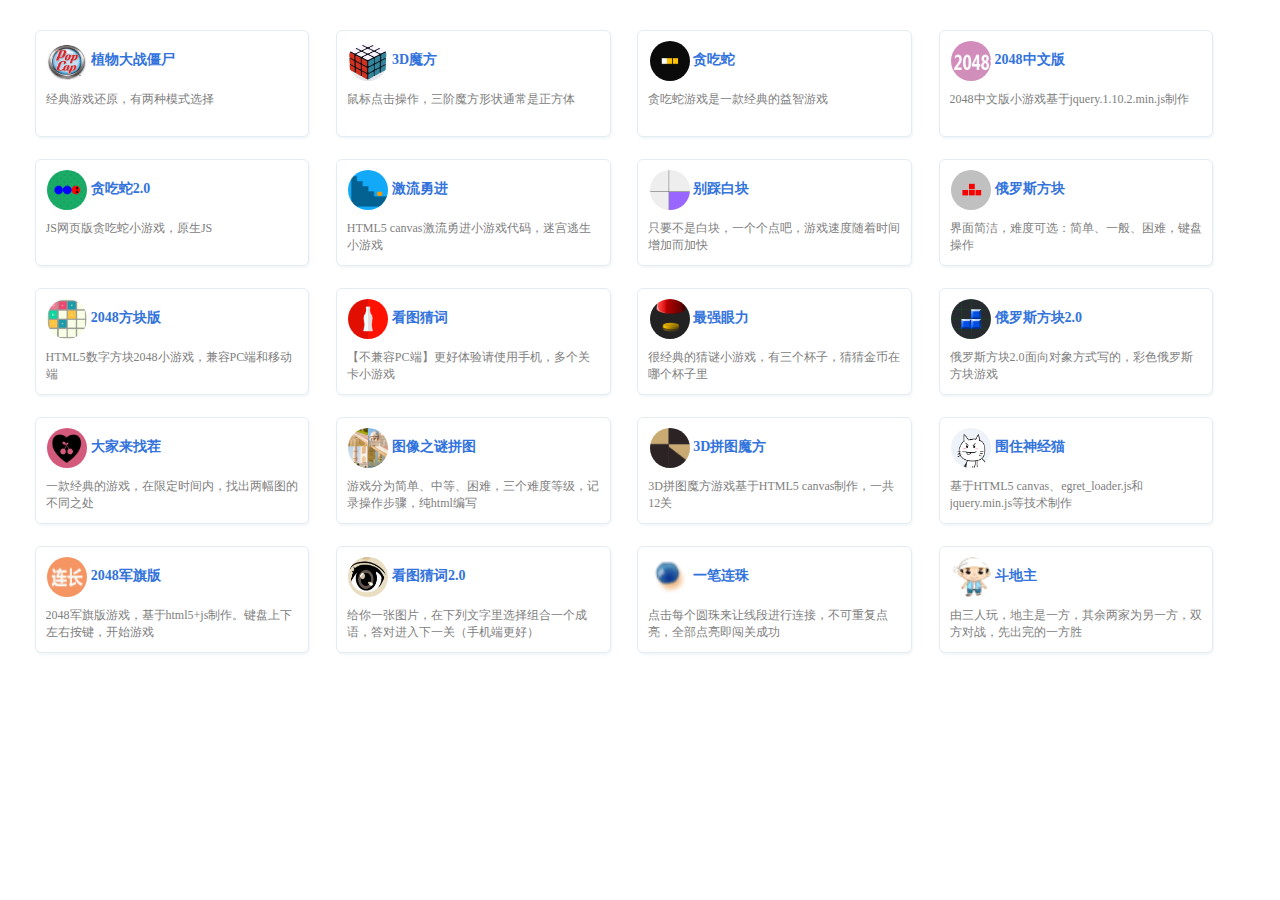
<file: 80款在线小游戏/link/1.html>
﻿<!DOCTYPE HTML>
<html>
<head>
   <meta charset="UTF-8">
    <meta name="viewport" content="width=device-width, initial-scale=1, maximum-scale=1, user-scalable=no">
    <link rel="stylesheet" href="../css/sptx.css">
        <section class="main">
                <div class="box">
<div><a target="right" href="../yxmb/4/index.html">
<div class="item"><div class="logo">
<img src="../images/y4.png" alt=" Coding"> 植物大战僵尸</div>
<div class="desc">经典游戏还原，有两种模式选择</div></div></a>

<div><a target="right" href="../yxmb/5/index.html">
<div class="item"><div class="logo">
<img src="../images/y5.png" alt=" Coding"> 3D魔方</div>
<div class="desc">鼠标点击操作，三阶魔方形状通常是正方体</div></div></a>

<div><a target="right" href="../yxmb/8/index.html">
<div class="item"><div class="logo">
<img src="../images/y8.png" alt=" Coding"> 贪吃蛇</div>
<div class="desc">贪吃蛇游戏是一款经典的益智游戏</div></div></a>

<div><a target="right" href="../yxmb/10/index.html">
<div class="item"><div class="logo">
<img src="../images/y10.png" alt=" Coding"> 2048中文版</div>
<div class="desc">2048中文版小游戏基于jquery.1.10.2.min.js制作</div></div></a>

<div><a target="right" href="../yxmb/14/index.html">
<div class="item"><div class="logo">
<img src="../images/y14.png" alt=" Coding"> 贪吃蛇2.0</div>
<div class="desc">JS网页版贪吃蛇小游戏，原生JS</div></div></a>

<div><a target="right" href="../yxmb/16/index.html">
<div class="item"><div class="logo">
<img src="../images/y16.png" alt=" Coding"> 激流勇进</div>
<div class="desc">HTML5 canvas激流勇进小游戏代码，迷宫逃生小游戏</div></div></a>

<div><a target="right" href="../yxmb/18/index.html">
<div class="item"><div class="logo">
<img src="../images/y18.png" alt=" Coding"> 别踩白块</div>
<div class="desc">只要不是白块，一个个点吧，游戏速度随着时间增加而加快</div></div></a>

<div><a target="right" href="../yxmb/24/index.html">
<div class="item"><div class="logo">
<img src="../images/y24.png" alt=" Coding"> 俄罗斯方块</div>
<div class="desc">界面简洁，难度可选：简单、一般、困难，键盘操作</div></div></a>

<div><a target="right" href="../yxmb/25/index.html">
<div class="item"><div class="logo">
<img src="../images/y25.png" alt=" Coding"> 2048方块版</div>
<div class="desc">HTML5数字方块2048小游戏，兼容PC端和移动端</div></div></a>

<div><a target="right" href="../yxmb/26/index.html">
<div class="item"><div class="logo">
<img src="../images/y26.png" alt=" Coding"> 看图猜词</div>
<div class="desc">【不兼容PC端】更好体验请使用手机，多个关卡小游戏</div></div></a>

<div><a target="right" href="../yxmb/36/index.html">
<div class="item"><div class="logo">
<img src="../images/y36.png" alt=" Coding"> 最强眼力</div>
<div class="desc">很经典的猜谜小游戏，有三个杯子，猜猜金币在哪个杯子里</div></div></a>

<div><a target="right" href="../yxmb/37/index.html">
<div class="item"><div class="logo">
<img src="../images/y37.png" alt=" Coding"> 俄罗斯方块2.0</div>
<div class="desc">俄罗斯方块2.0面向对象方式写的，彩色俄罗斯方块游戏</div></div></a>

<div><a target="right" href="../yxmb/43/index.html">
<div class="item"><div class="logo">
<img src="../images/y43.png" alt=" Coding"> 大家来找茬</div>
<div class="desc">一款经典的游戏，在限定时间内，找出两幅图的不同之处</div></div></a>

<div><a target="right" href="../yxmb/53/index.html">
<div class="item"><div class="logo">
<img src="../images/y53.png" alt=" Coding"> 图像之谜拼图</div>
<div class="desc">游戏分为简单、中等、困难，三个难度等级，记录操作步骤，纯html编写</div></div></a>

<div><a target="right" href="../yxmb/57/index.html">
<div class="item"><div class="logo">
<img src="../images/y57.png" alt=" Coding"> 3D拼图魔方</div>
<div class="desc">3D拼图魔方游戏基于HTML5 canvas制作，一共12关</div></div></a>

<div><a target="right" href="../yxmb/59/index.html">
<div class="item"><div class="logo">
<img src="../images/y59.png" alt=" Coding"> 围住神经猫</div>
<div class="desc">基于HTML5 canvas、egret_loader.js和jquery.min.js等技术制作</div></div></a>

<div><a target="right" href="../yxmb/60/index.html">
<div class="item"><div class="logo">
<img src="../images/y60.png" alt=" Coding"> 2048军旗版</div>
<div class="desc">2048军旗版游戏，基于html5+js制作。键盘上下左右按键，开始游戏</div></div></a>

<div><a target="right" href="../yxmb/71/index.html">
<div class="item"><div class="logo">
<img src="../images/y71.png" alt=" Coding"> 看图猜词2.0</div>
<div class="desc">给你一张图片，在下列文字里选择组合一个成语，答对进入下一关（手机端更好）</div></div></a>

<div><a target="right" href="../yxmb/74/index.html">
<div class="item"><div class="logo">
<img src="../images/y74.png" alt=" Coding"> 一笔连珠</div>
<div class="desc">点击每个圆珠来让线段进行连接，不可重复点亮，全部点亮即闯关成功</div></div></a>

<div><a target="right" href="../yxmb/76/index.html">
<div class="item"><div class="logo">
<img src="../images/y76.png" alt=" Coding"> 斗地主</div>
<div class="desc">由三人玩，地主是一方，其余两家为另一方，双方对战，先出完的一方胜</div></div></a>
                </div>
                <div class="box">
                </div>
        </section>
 
</body>
</html>
</file>
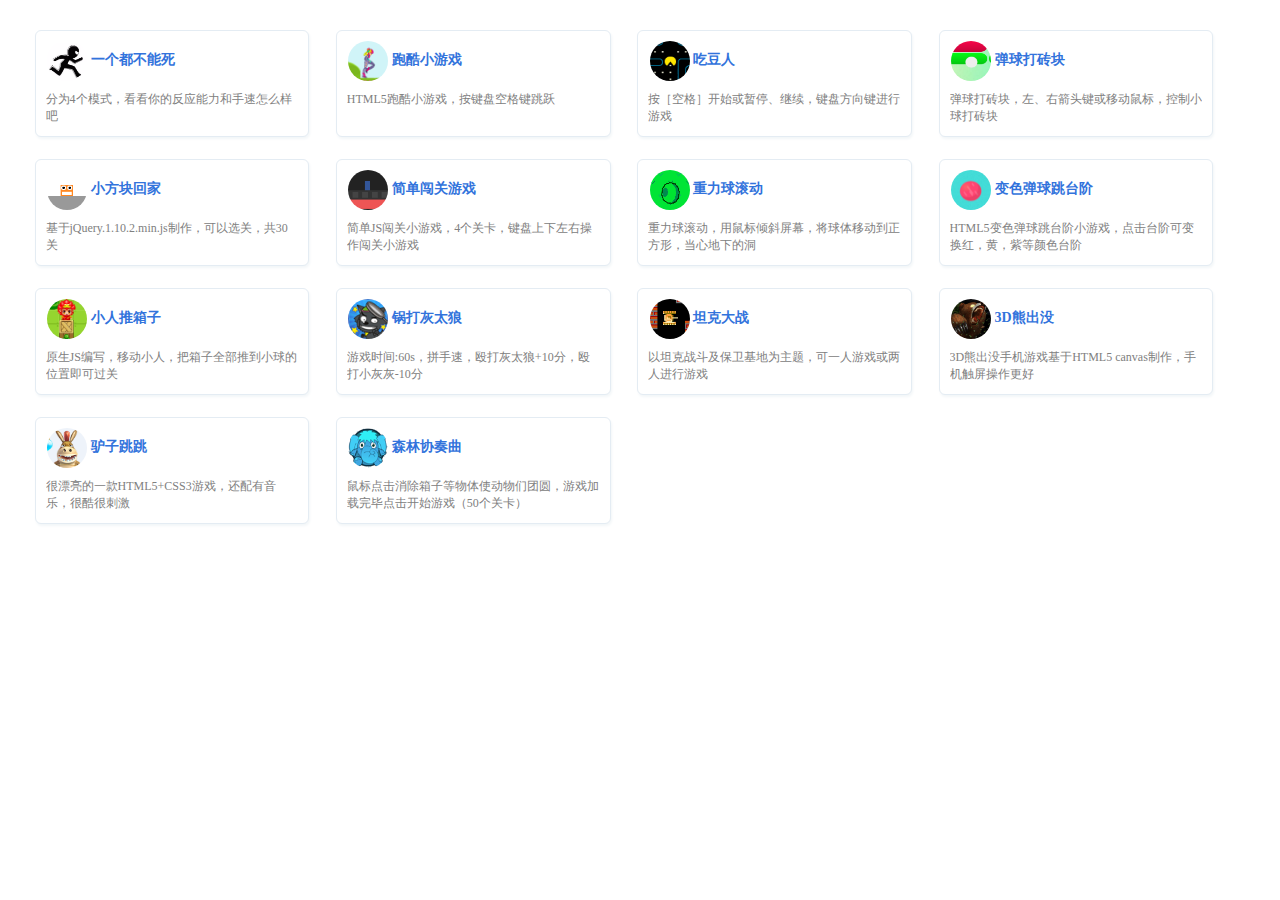
<file: 80款在线小游戏/link/2.html>
﻿<!DOCTYPE HTML>
<html>
<head>
   <meta charset="UTF-8">
    <meta name="viewport" content="width=device-width, initial-scale=1, maximum-scale=1, user-scalable=no">
    <link rel="stylesheet" href="../css/sptx.css">
        <section class="main">
                <div class="box">
<div><a target="right" href="../yxmb/2/index.html">
<div class="item"><div class="logo">
<img src="../images/y2.png" alt=" Coding"> 一个都不能死</div>
<div class="desc">分为4个模式，看看你的反应能力和手速怎么样吧</div></div></a>

<div><a target="right" href="../yxmb/13/index.html">
<div class="item"><div class="logo">
<img src="../images/y13.png" alt=" Coding"> 跑酷小游戏</div>
<div class="desc">HTML5跑酷小游戏，按键盘空格键跳跃</div></div></a>

<div><a target="right" href="../yxmb/22/index.html">
<div class="item"><div class="logo">
<img src="../images/y22.png" alt=" Coding"> 吃豆人</div>
<div class="desc">按［空格］开始或暂停、继续，键盘方向键进行游戏</div></div></a>

<div><a target="right" href="../yxmb/27/index.html">
<div class="item"><div class="logo">
<img src="../images/y27.png" alt=" Coding"> 弹球打砖块</div>
<div class="desc">弹球打砖块，左、右箭头键或移动鼠标，控制小球打砖块</div></div></a>

<div><a target="right" href="../yxmb/28/index.html">
<div class="item"><div class="logo">
<img src="../images/y28.png" alt=" Coding"> 小方块回家</div>
<div class="desc">基于jQuery.1.10.2.min.js制作，可以选关，共30关</div></div></a>

<div><a target="right" href="../yxmb/32/index.html">
<div class="item"><div class="logo">
<img src="../images/y32.png" alt=" Coding"> 简单闯关游戏</div>
<div class="desc">简单JS闯关小游戏，4个关卡，键盘上下左右操作闯关小游戏</div></div></a>

<div><a target="right" href="../yxmb/33/index.html">
<div class="item"><div class="logo">
<img src="../images/y33.png" alt=" Coding"> 重力球滚动</div>
<div class="desc">重力球滚动，用鼠标倾斜屏幕，将球体移动到正方形，当心地下的洞</div></div></a>

<div><a target="right" href="../yxmb/35/index.html">
<div class="item"><div class="logo">
<img src="../images/y35.png" alt=" Coding"> 变色弹球跳台阶</div>
<div class="desc">HTML5变色弹球跳台阶小游戏，点击台阶可变换红，黄，紫等颜色台阶</div></div></a>

<div><a target="right" href="../yxmb/39/index.html">
<div class="item"><div class="logo">
<img src="../images/y39.png" alt=" Coding"> 小人推箱子</div>
<div class="desc">原生JS编写，移动小人，把箱子全部推到小球的位置即可过关</div></div></a>

<div><a target="right" href="../yxmb/45/index.html">
<div class="item"><div class="logo">
<img src="../images/y45.png" alt=" Coding"> 锅打灰太狼</div>
<div class="desc">游戏时间:60s，拼手速，殴打灰太狼+10分，殴打小灰灰-10分</div></div></a>

<div><a target="right" href="../yxmb/52/index.html">
<div class="item"><div class="logo">
<img src="../images/y52.png" alt=" Coding"> 坦克大战</div>
<div class="desc">以坦克战斗及保卫基地为主题，可一人游戏或两人进行游戏</div></div></a>

<div><a target="right" href="../yxmb/56/index.html">
<div class="item"><div class="logo">
<img src="../images/y56.png" alt=" Coding"> 3D熊出没</div>
<div class="desc">3D熊出没手机游戏基于HTML5 canvas制作，手机触屏操作更好</div></div></a>

<div><a target="right" href="../yxmb/62/index.html">
<div class="item"><div class="logo">
<img src="../images/y62.png" alt=" Coding"> 驴子跳跳</div>
<div class="desc">很漂亮的一款HTML5+CSS3游戏，还配有音乐，很酷很刺激</div></div></a>

<div><a target="_blank" href="../yxmb/75/index.html">
<div class="item"><div class="logo">
<img src="../images/y75.png" alt=" Coding"> 森林协奏曲</div>
<div class="desc">鼠标点击消除箱子等物体使动物们团圆，游戏加载完毕点击开始游戏（50个关卡）</div></div></a>
                </div>
                <div class="box">
                </div>
        </section>
 
</body>
</html>
</file>
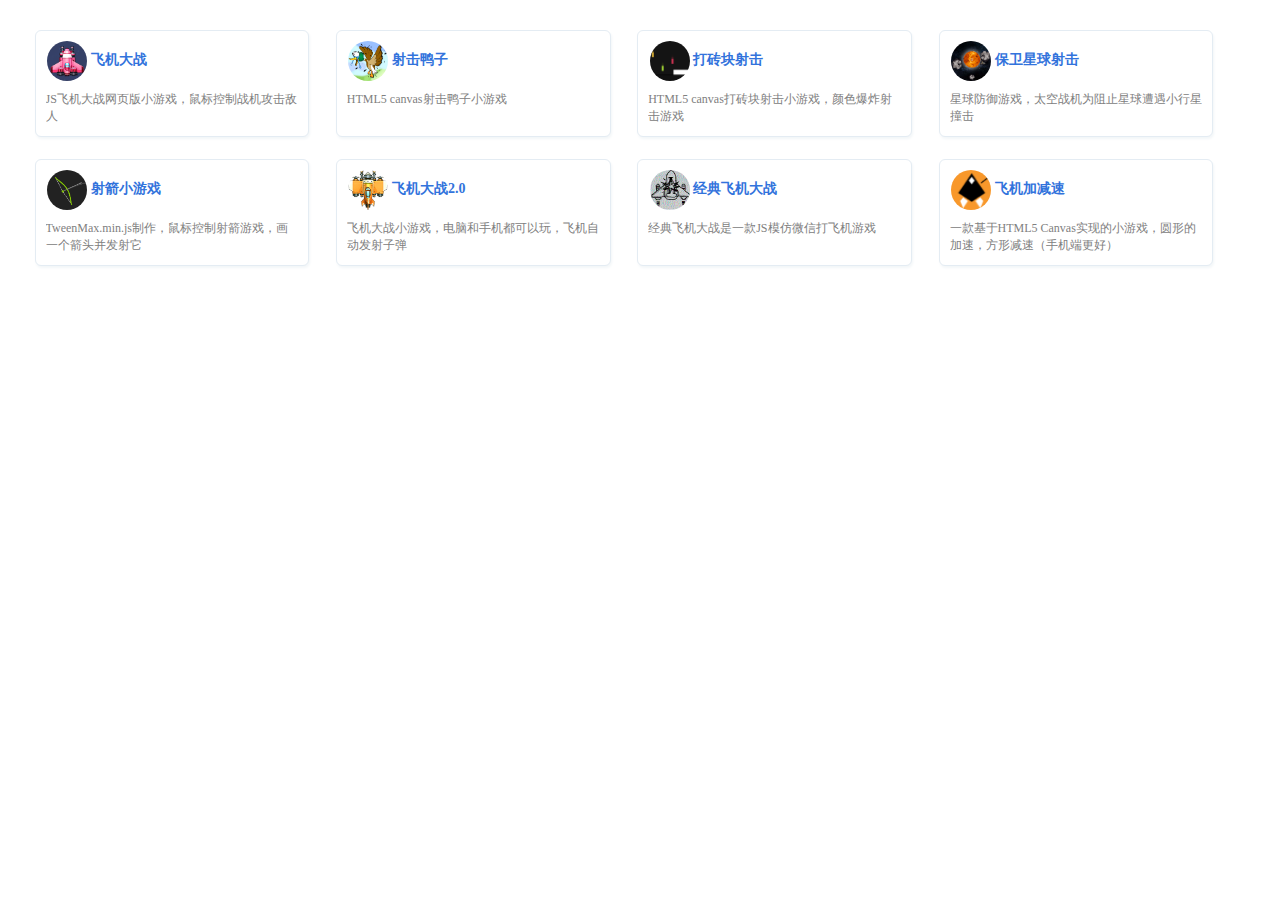
<file: 80款在线小游戏/link/3.html>
﻿<!DOCTYPE HTML>
<html>
<head>
   <meta charset="UTF-8">
    <meta name="viewport" content="width=device-width, initial-scale=1, maximum-scale=1, user-scalable=no">
    <link rel="stylesheet" href="../css/sptx.css">
        <section class="main">
                <div class="box">
<div><a target="right" href="../yxmb/12/index.html">
<div class="item"><div class="logo">
<img src="../images/y12.png" alt=" Coding"> 飞机大战</div>
<div class="desc">JS飞机大战网页版小游戏，鼠标控制战机攻击敌人</div></div></a>

<div><a target="right" href="../yxmb/15/index.html">
<div class="item"><div class="logo">
<img src="../images/y15.png" alt=" Coding"> 射击鸭子</div>
<div class="desc">HTML5 canvas射击鸭子小游戏</div></div></a>

<div><a target="right" href="../yxmb/20/index.html">
<div class="item"><div class="logo">
<img src="../images/y20.png" alt=" Coding"> 打砖块射击</div>
<div class="desc">HTML5 canvas打砖块射击小游戏，颜色爆炸射击游戏</div></div></a>

<div><a target="right" href="../yxmb/21/index.html">
<div class="item"><div class="logo">
<img src="../images/y21.png" alt=" Coding"> 保卫星球射击</div>
<div class="desc">星球防御游戏，太空战机为阻止星球遭遇小行星撞击</div></div></a>

<div><a target="right" href="../yxmb/30/index.html">
<div class="item"><div class="logo">
<img src="../images/y30.png" alt=" Coding"> 射箭小游戏</div>
<div class="desc">TweenMax.min.js制作，鼠标控制射箭游戏，画一个箭头并发射它</div></div></a>

<div><a target="right" href="../yxmb/31/index.html">
<div class="item"><div class="logo">
<img src="../images/y31.png" alt=" Coding"> 飞机大战2.0</div>
<div class="desc">飞机大战小游戏，电脑和手机都可以玩，飞机自动发射子弹</div></div></a>

<div><a target="right" href="../yxmb/66/index.html">
<div class="item"><div class="logo">
<img src="../images/y66.png" alt=" Coding"> 经典飞机大战</div>
<div class="desc">经典飞机大战是一款JS模仿微信打飞机游戏</div></div></a>

<div><a target="right" href="../yxmb/77/index.html">
<div class="item"><div class="logo">
<img src="../images/y77.png" alt=" Coding"> 飞机加减速</div>
<div class="desc">一款基于HTML5 Canvas实现的小游戏，圆形的加速，方形减速（手机端更好）</div></div></a>

                </div>
                <div class="box">
                </div>
        </section>
 
</body>
</html>
</file>
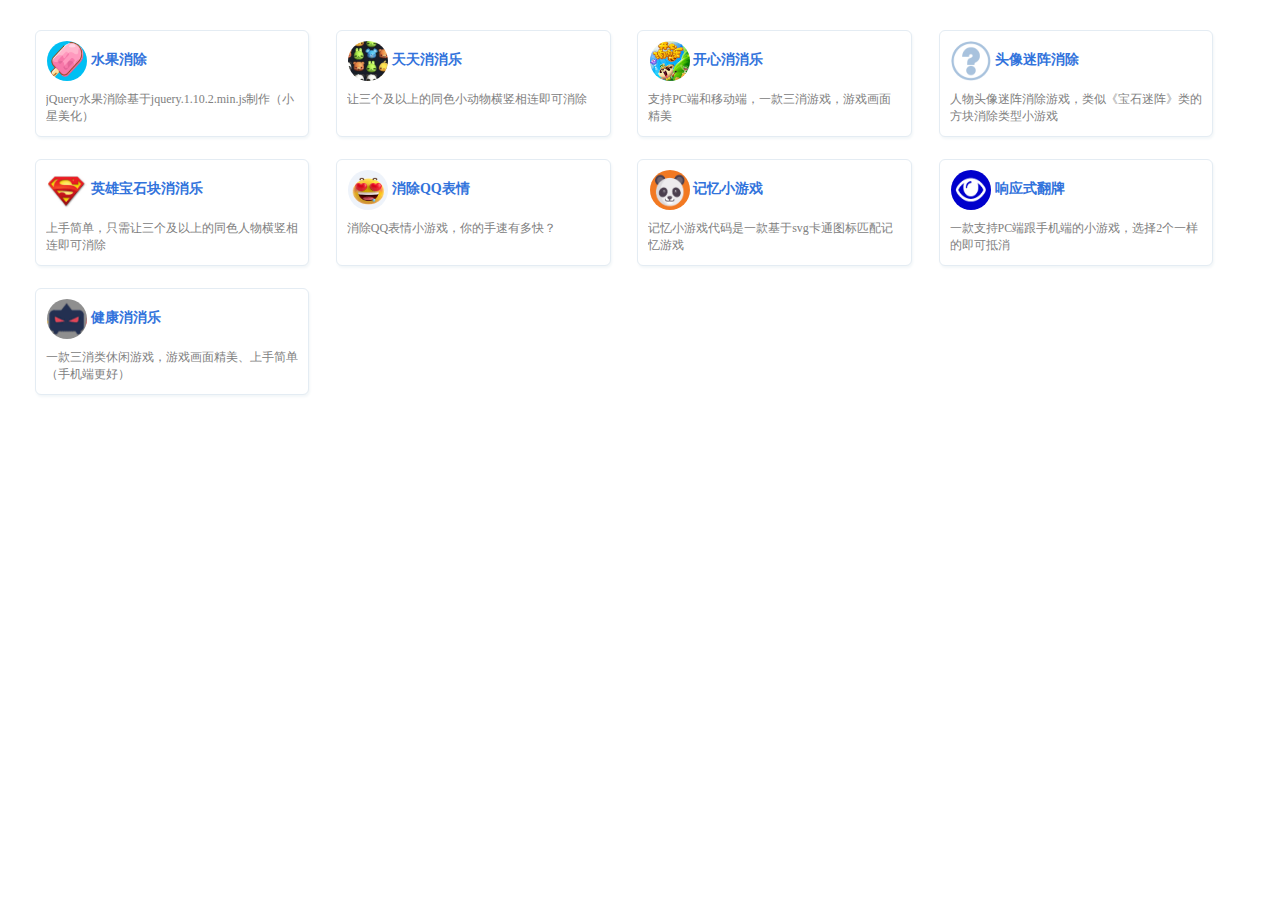
<file: 80款在线小游戏/link/4.html>
﻿<!DOCTYPE HTML>
<html>
<head>
   <meta charset="UTF-8">
    <meta name="viewport" content="width=device-width, initial-scale=1, maximum-scale=1, user-scalable=no">
    <link rel="stylesheet" href="../css/sptx.css">
        <section class="main">
                <div class="box">
<div><a target="right" href="../yxmb/9/index.html">
<div class="item"><div class="logo">
<img src="../images/y9.png" alt=" Coding"> 水果消除</div>
<div class="desc">jQuery水果消除基于jquery.1.10.2.min.js制作（小星美化）</div></div></a>

<div><a target="right" href="../yxmb/17/index.html">
<div class="item"><div class="logo">
<img src="../images/y17.png" alt=" Coding"> 天天消消乐</div>
<div class="desc">让三个及以上的同色小动物横竖相连即可消除</div></div></a>

<div><a target="right" href="../yxmb/23/index.html">
<div class="item"><div class="logo">
<img src="../images/y23.jpg" alt=" Coding"> 开心消消乐</div>
<div class="desc">支持PC端和移动端，一款三消游戏，游戏画面精美</div></div></a>

<div><a target="right" href="../yxmb/34/index.html">
<div class="item"><div class="logo">
<img src="../images/y34.png" alt=" Coding"> 头像迷阵消除</div>
<div class="desc">人物头像迷阵消除游戏，类似《宝石迷阵》类的方块消除类型小游戏</div></div></a>

<div><a target="right" href="../yxmb/41/index.html">
<div class="item"><div class="logo">
<img src="../images/y41.png" alt=" Coding"> 英雄宝石块消消乐</div>
<div class="desc">上手简单，只需让三个及以上的同色人物横竖相连即可消除</div></div></a>

<div><a target="right" href="../yxmb/54/index.html">
<div class="item"><div class="logo">
<img src="../images/y54.png" alt=" Coding"> 消除QQ表情</div>
<div class="desc">消除QQ表情小游戏，你的手速有多快？</div></div></a>


<div><a target="right" href="../yxmb/70/index.html">
<div class="item"><div class="logo">
<img src="../images/y70.png" alt=" Coding"> 记忆小游戏</div>
<div class="desc">记忆小游戏代码是一款基于svg卡通图标匹配记忆游戏</div></div></a>

<div><a target="right" href="../yxmb/78/index.html">
<div class="item"><div class="logo">
<img src="../images/y78.png" alt=" Coding"> 响应式翻牌</div>
<div class="desc">一款支持PC端跟手机端的小游戏，选择2个一样的即可抵消</div></div></a>

<div><a target="right" href="../yxmb/80/index.html">
<div class="item"><div class="logo">
<img src="../images/y80.png" alt=" Coding"> 健康消消乐</div>
<div class="desc">一款三消类休闲游戏，游戏画面精美、上手简单（手机端更好）</div></div></a>
                </div>
                <div class="box">
                </div>
        </section>
 
</body>
</html>
</file>
<file: 80款在线小游戏/css/sptx.css>
.main .box .sub-category > div {
  padding: 12px 0 0 2.1%;
  font-size: 18px;
}
.main .box .item {
  width: 20%;
  border: 1px solid #e4ecf3;
  box-shadow: 1px 2px 3px #f2f6f8;
  border-radius: 6px;
  background: #fff;
  padding: 10px;
  min-width: 200px;
  margin: 22px 0 0 2.1%;
  float: left;
  overflow: hidden;
  transition: all .3s;
}
.main .box .item:hover {
  transform: translateY(-5px);
}
.main .box .item .no-logo {
  color: #3273dc;
  font-weight: bold;
  font-size: 14px;
}
.main .box .item .logo {
  height: 40px;
  position: relative;
  font-size: 14px;
  font-weight: 700;
  color: #3273dc;
  overflow: hidden;
  text-overflow: ellipsis;
  white-space: nowrap;
  padding: 0 .1rem;
}
.main .box .item .logo img {
  width: 40px;
  height: 40px;
  border-radius: 50%;
  vertical-align: middle;
}
.main .box .item .desc {
  color: gray;
  font-size: 12px;
  padding-top: 10px;
  height: 35px;
  overflow: hidden;
  text-overflow: ellipsis;
  display: -webkit-box;
  -webkit-line-clamp: 2;
  -webkit-box-orient: vertical;
}
</file>
<file: gkdjs/css/www.lookcos.cn.css>
/* Get the bourbon mixin from http://bourbon.io */
/* Reset */
html, body {
  height: 100%;
}

body {
  background: #0f3854;
  /*background: -webkit-radial-gradient(center ellipse, #0a2e38 0%, #000000 70%);
  background: radial-gradient(ellipse at center, #0a2e38 0%, #000000 70%);*/
  background-size: 100%;
  background: url(../img/lht.jpg);
  overflow: hidden;
  /*width: 1920px;
  height: 1081px;*/
}

p {
  margin: 0;
  padding: 0;
}

#clock {
  font-family: 'Share Tech Mono', monospace;
  color: #ffffff;
  text-align: center;
  position: absolute;
  left: 50%;
  top: 50%;
  -webkit-transform: translate(-50%, -50%);
          transform: translate(-50%, -50%);
  color: #daf6ff;
  text-shadow: 0 0 20px #0aafe6, 0 0 20px rgba(10, 175, 230, 0);
}

#clock .time {
  letter-spacing: 0.05em;
  font-size: 60px;
	font-family: Cambria, "Hoefler Text", "Liberation Serif", Times, "Times New Roman", "serif"
  padding: 5px 0;
}
#clock .test {
  letter-spacing: 0.05em;
  font-size: 40px;
  padding: 5px 0;
}


#clock .Author {
  letter-spacing: 0.05em;
  font-size: 15px;
  padding: 10px 0;
}


#clock .date {
  letter-spacing: 0.1em;
  font-size: 100px;
}
#clock .text {
  letter-spacing: 0.1em;
  font-size: 12px;
  padding: 20px 0 0;
}



.flip-clock-wrapper * {
    -webkit-box-sizing: border-box;
    -moz-box-sizing: border-box;
    -ms-box-sizing: border-box;
    -o-box-sizing: border-box;
    box-sizing: border-box;
    -webkit-backface-visibility: hidden;
    -moz-backface-visibility: hidden;
    -ms-backface-visibility: hidden;
    -o-backface-visibility: hidden;
    backface-visibility: hidden;
}

.flip-clock-wrapper a {
  cursor: pointer;
  text-decoration: none;
  color: #ccc; }

.flip-clock-wrapper a:hover {
  color: #fff; }

.flip-clock-wrapper ul {
  list-style: none; }

.flip-clock-wrapper.clearfix:before,
.flip-clock-wrapper.clearfix:after {
  content: " ";
  display: table; }

.flip-clock-wrapper.clearfix:after {
  clear: both; }

.flip-clock-wrapper.clearfix {
  *zoom: 1; }

/* Main */
.flip-clock-wrapper {
  font: normal 11px "Helvetica Neue", Helvetica, sans-serif;
  -webkit-user-select: none; }

.flip-clock-meridium {
  background: none !important;
  box-shadow: 0 0 0 !important;
  font-size: 36px !important; }

.flip-clock-meridium a { color: #313333; }

.flip-clock-wrapper {
  text-align: center;
  position: relative;
  width: 100%;
  margin: 1em;
}

.flip-clock-wrapper:before,
.flip-clock-wrapper:after {
    content: " "; /* 1 */
    display: table; /* 2 */
}
.flip-clock-wrapper:after {
    clear: both;
}

/* Skeleton */
.flip-clock-wrapper ul {
  position: relative;
  float: left;
  margin: 5px;
  width: 60px;
  height: 90px;
  font-size: 80px;
  font-weight: bold;
  line-height: 87px;
  border-radius: 6px;
  background: #000;
}

.flip-clock-wrapper ul li {
  z-index: 1;
  position: absolute;
  left: 0;
  top: 0;
  width: 100%;
  height: 100%;
  line-height: 87px;
  text-decoration: none !important;
}

.flip-clock-wrapper ul li:first-child {
  z-index: 2; }

.flip-clock-wrapper ul li a {
  display: block;
  height: 100%;
  -webkit-perspective: 200px;
  -moz-perspective: 200px;
  perspective: 200px;
  margin: 0 !important;
  overflow: visible !important;
  cursor: default !important; }

.flip-clock-wrapper ul li a div {
  z-index: 1;
  position: absolute;
  left: 0;
  width: 100%;
  height: 50%;
  font-size: 80px;
  overflow: hidden; 
  outline: 1px solid transparent; }

.flip-clock-wrapper ul li a div .shadow {
  position: absolute;
  width: 100%;
  height: 100%;
  z-index: 2; }

.flip-clock-wrapper ul li a div.up {
  -webkit-transform-origin: 50% 100%;
  -moz-transform-origin: 50% 100%;
  -ms-transform-origin: 50% 100%;
  -o-transform-origin: 50% 100%;
  transform-origin: 50% 100%;
  top: 0; }

.flip-clock-wrapper ul li a div.up:after {
  content: "";
  position: absolute;
  top: 44px;
  left: 0;
  z-index: 5;
  width: 100%;
  height: 3px;
  background-color: #000;
  background-color: rgba(0, 0, 0, 0.4); }

.flip-clock-wrapper ul li a div.down {
  -webkit-transform-origin: 50% 0;
  -moz-transform-origin: 50% 0;
  -ms-transform-origin: 50% 0;
  -o-transform-origin: 50% 0;
  transform-origin: 50% 0;
  bottom: 0;
  border-bottom-left-radius: 6px;
  border-bottom-right-radius: 6px;
}

.flip-clock-wrapper ul li a div div.inn {
  position: absolute;
  left: 0;
  z-index: 1;
  width: 100%;
  height: 200%;
  color: #ccc;
  text-shadow: 0 1px 2px #000;
  text-align: center;
  background-color: #333;
  border-radius: 6px;
  font-size: 70px; }

.flip-clock-wrapper ul li a div.up div.inn {
  top: 0; }

.flip-clock-wrapper ul li a div.down div.inn {
  bottom: 0; }

/* PLAY */
.flip-clock-wrapper ul.play li.flip-clock-before {
  z-index: 3; }

.flip-clock-wrapper .flip {   box-shadow: 0 2px 5px rgba(0, 0, 0, 0.7); }

.flip-clock-wrapper ul.play li.flip-clock-active {
  -webkit-animation: asd 0.5s 0.5s linear both;
  -moz-animation: asd 0.5s 0.5s linear both;
  animation: asd 0.5s 0.5s linear both;
  z-index: 5; }

.flip-clock-divider {
  float: left;
  display: inline-block;
  position: relative;
  width: 20px;
  height: 100px; }

.flip-clock-divider:first-child {
  width: 0; }

.flip-clock-dot {
  display: block;
  background: #323434;
  width: 10px;
  height: 10px;
  position: absolute;
  border-radius: 50%;
  box-shadow: 0 0 5px rgba(0, 0, 0, 0.5);
  left: 5px; }

.flip-clock-divider .flip-clock-label {
  position: absolute;
  top: -1.5em;
  right: -86px;
  color: black;
  text-shadow: none; }

.flip-clock-divider.minutes .flip-clock-label {
  right: -88px; }

.flip-clock-divider.seconds .flip-clock-label {
  right: -91px; }

.flip-clock-dot.top {
  top: 30px; }

.flip-clock-dot.bottom {
  bottom: 30px; }

@-webkit-keyframes asd {
  0% {
    z-index: 2; }

  20% {
    z-index: 4; }

  100% {
    z-index: 4; } }

@-moz-keyframes asd {
  0% {
    z-index: 2; }

  20% {
    z-index: 4; }

  100% {
    z-index: 4; } }

@-o-keyframes asd {
  0% {
    z-index: 2; }

  20% {
    z-index: 4; }

  100% {
    z-index: 4; } }

@keyframes asd {
  0% {
    z-index: 2; }

  20% {
    z-index: 4; }

  100% {
    z-index: 4; } }

.flip-clock-wrapper ul.play li.flip-clock-active .down {
  z-index: 2;
  -webkit-animation: turn 0.5s 0.5s linear both;
  -moz-animation: turn 0.5s 0.5s linear both;
  animation: turn 0.5s 0.5s linear both; }

@-webkit-keyframes turn {
  0% {
    -webkit-transform: rotateX(90deg); }

  100% {
    -webkit-transform: rotateX(0deg); } }

@-moz-keyframes turn {
  0% {
    -moz-transform: rotateX(90deg); }

  100% {
    -moz-transform: rotateX(0deg); } }

@-o-keyframes turn {
  0% {
    -o-transform: rotateX(90deg); }

  100% {
    -o-transform: rotateX(0deg); } }

@keyframes turn {
  0% {
    transform: rotateX(90deg); }

  100% {
    transform: rotateX(0deg); } }

.flip-clock-wrapper ul.play li.flip-clock-before .up {
  z-index: 2;
  -webkit-animation: turn2 0.5s linear both;
  -moz-animation: turn2 0.5s linear both;
  animation: turn2 0.5s linear both; }

@-webkit-keyframes turn2 {
  0% {
    -webkit-transform: rotateX(0deg); }

  100% {
    -webkit-transform: rotateX(-90deg); } }

@-moz-keyframes turn2 {
  0% {
    -moz-transform: rotateX(0deg); }

  100% {
    -moz-transform: rotateX(-90deg); } }

@-o-keyframes turn2 {
  0% {
    -o-transform: rotateX(0deg); }

  100% {
    -o-transform: rotateX(-90deg); } }

@keyframes turn2 {
  0% {
    transform: rotateX(0deg); }

  100% {
    transform: rotateX(-90deg); } }

.flip-clock-wrapper ul li.flip-clock-active {
  z-index: 3; }

/* SHADOW */
.flip-clock-wrapper ul.play li.flip-clock-before .up .shadow {
  background: -moz-linear-gradient(top, rgba(0, 0, 0, 0.1) 0%, black 100%);
  background: -webkit-gradient(linear, left top, left bottom, color-stop(0%, rgba(0, 0, 0, 0.1)), color-stop(100%, black));
  background: linear, top, rgba(0, 0, 0, 0.1) 0%, black 100%;
  background: -o-linear-gradient(top, rgba(0, 0, 0, 0.1) 0%, black 100%);
  background: -ms-linear-gradient(top, rgba(0, 0, 0, 0.1) 0%, black 100%);
  background: linear, to bottom, rgba(0, 0, 0, 0.1) 0%, black 100%;
  -webkit-animation: show 0.5s linear both;
  -moz-animation: show 0.5s linear both;
  animation: show 0.5s linear both; }

.flip-clock-wrapper ul.play li.flip-clock-active .up .shadow {
  background: -moz-linear-gradient(top, rgba(0, 0, 0, 0.1) 0%, black 100%);
  background: -webkit-gradient(linear, left top, left bottom, color-stop(0%, rgba(0, 0, 0, 0.1)), color-stop(100%, black));
  background: linear, top, rgba(0, 0, 0, 0.1) 0%, black 100%;
  background: -o-linear-gradient(top, rgba(0, 0, 0, 0.1) 0%, black 100%);
  background: -ms-linear-gradient(top, rgba(0, 0, 0, 0.1) 0%, black 100%);
  background: linear, to bottom, rgba(0, 0, 0, 0.1) 0%, black 100%;
  -webkit-animation: hide 0.5s 0.3s linear both;
  -moz-animation: hide 0.5s 0.3s linear both;
  animation: hide 0.5s 0.3s linear both; }

/*DOWN*/
.flip-clock-wrapper ul.play li.flip-clock-before .down .shadow {
  background: -moz-linear-gradient(top, black 0%, rgba(0, 0, 0, 0.1) 100%);
  background: -webkit-gradient(linear, left top, left bottom, color-stop(0%, black), color-stop(100%, rgba(0, 0, 0, 0.1)));
  background: linear, top, black 0%, rgba(0, 0, 0, 0.1) 100%;
  background: -o-linear-gradient(top, black 0%, rgba(0, 0, 0, 0.1) 100%);
  background: -ms-linear-gradient(top, black 0%, rgba(0, 0, 0, 0.1) 100%);
  background: linear, to bottom, black 0%, rgba(0, 0, 0, 0.1) 100%;
  -webkit-animation: show 0.5s linear both;
  -moz-animation: show 0.5s linear both;
  animation: show 0.5s linear both; }

.flip-clock-wrapper ul.play li.flip-clock-active .down .shadow {
  background: -moz-linear-gradient(top, black 0%, rgba(0, 0, 0, 0.1) 100%);
  background: -webkit-gradient(linear, left top, left bottom, color-stop(0%, black), color-stop(100%, rgba(0, 0, 0, 0.1)));
  background: linear, top, black 0%, rgba(0, 0, 0, 0.1) 100%;
  background: -o-linear-gradient(top, black 0%, rgba(0, 0, 0, 0.1) 100%);
  background: -ms-linear-gradient(top, black 0%, rgba(0, 0, 0, 0.1) 100%);
  background: linear, to bottom, black 0%, rgba(0, 0, 0, 0.1) 100%;
  -webkit-animation: hide 0.5s 0.3s linear both;
  -moz-animation: hide 0.5s 0.3s linear both;
  animation: hide 0.5s 0.2s linear both; }

@-webkit-keyframes show {
  0% {
    opacity: 0; }

  100% {
    opacity: 1; } }

@-moz-keyframes show {
  0% {
    opacity: 0; }

  100% {
    opacity: 1; } }

@-o-keyframes show {
  0% {
    opacity: 0; }

  100% {
    opacity: 1; } }

@keyframes show {
  0% {
    opacity: 0; }

  100% {
    opacity: 1; } }

@-webkit-keyframes hide {
  0% {
    opacity: 1; }

  100% {
    opacity: 0; } }

@-moz-keyframes hide {
  0% {
    opacity: 1; }

  100% {
    opacity: 0; } }

@-o-keyframes hide {
  0% {
    opacity: 1; }

  100% {
    opacity: 0; } }

@keyframes hide {
  0% {
    opacity: 1; }

  100% {
    opacity: 0; } }
</file>
